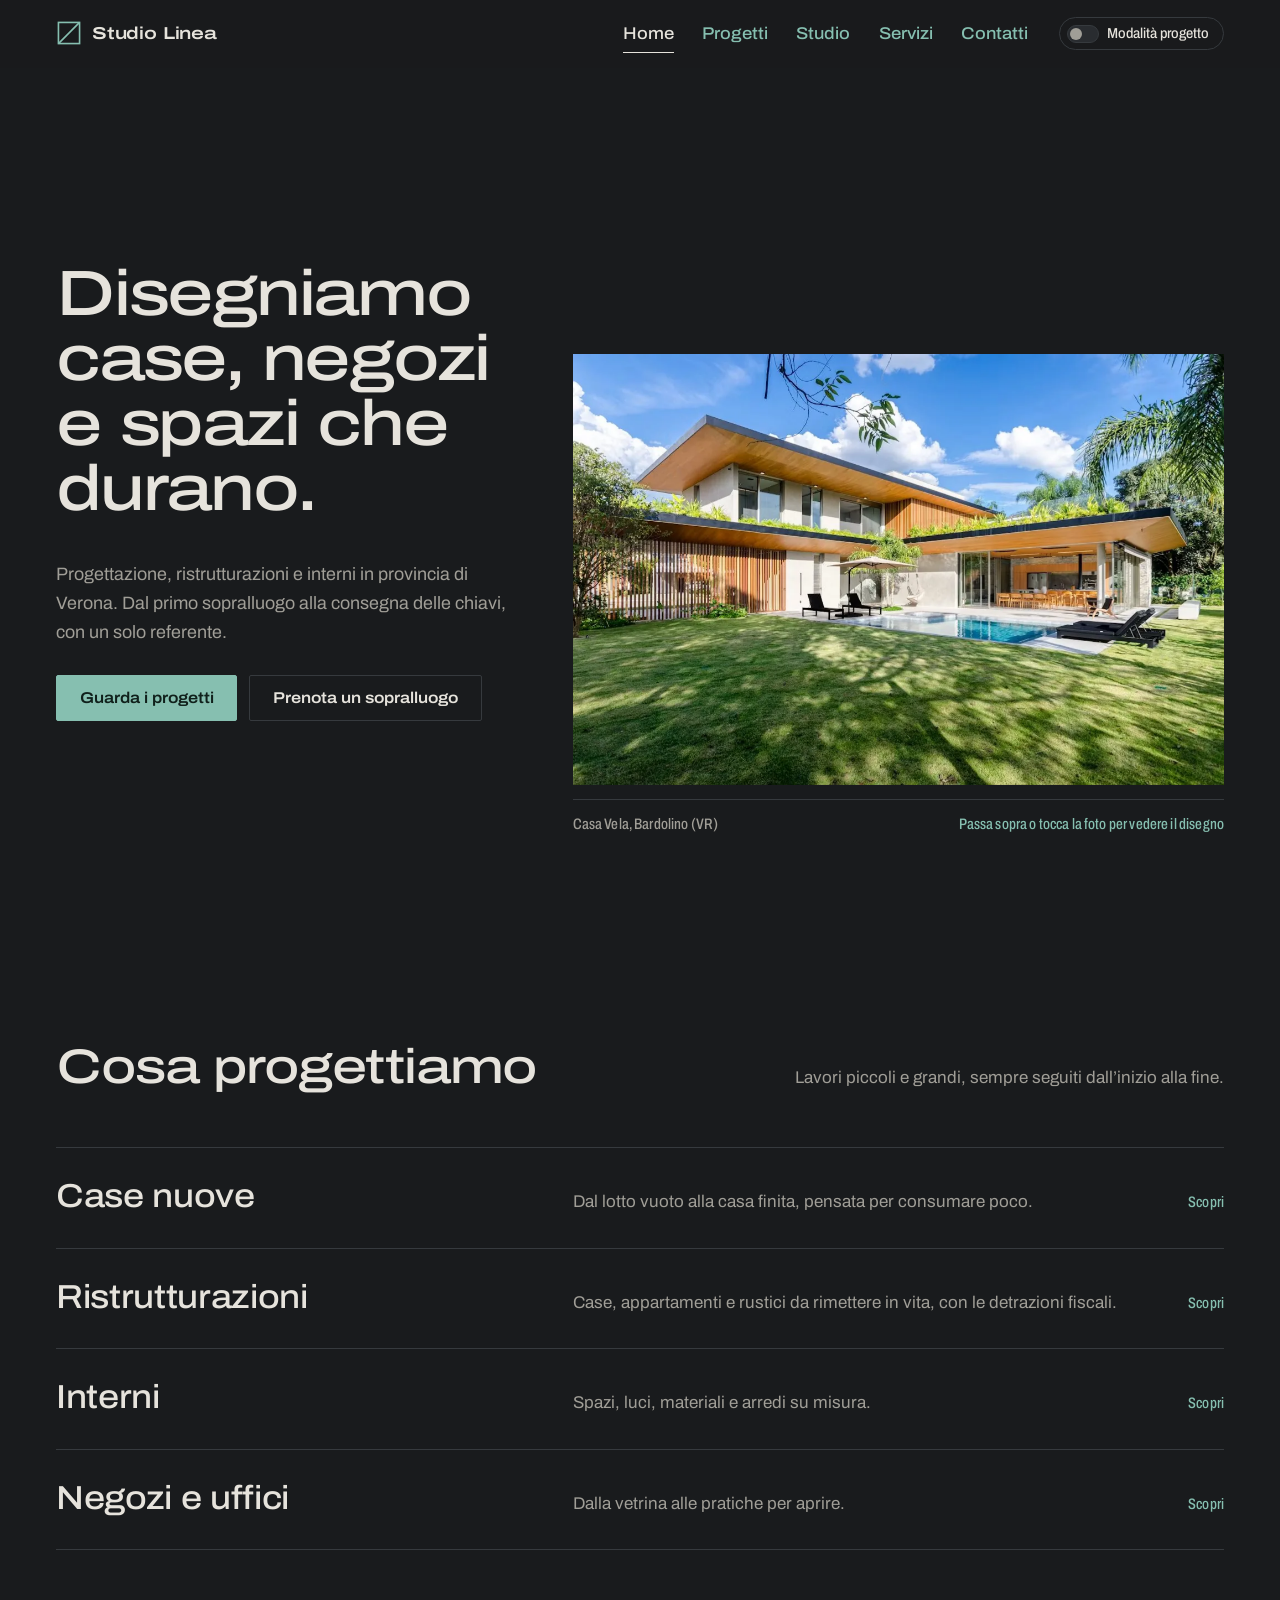
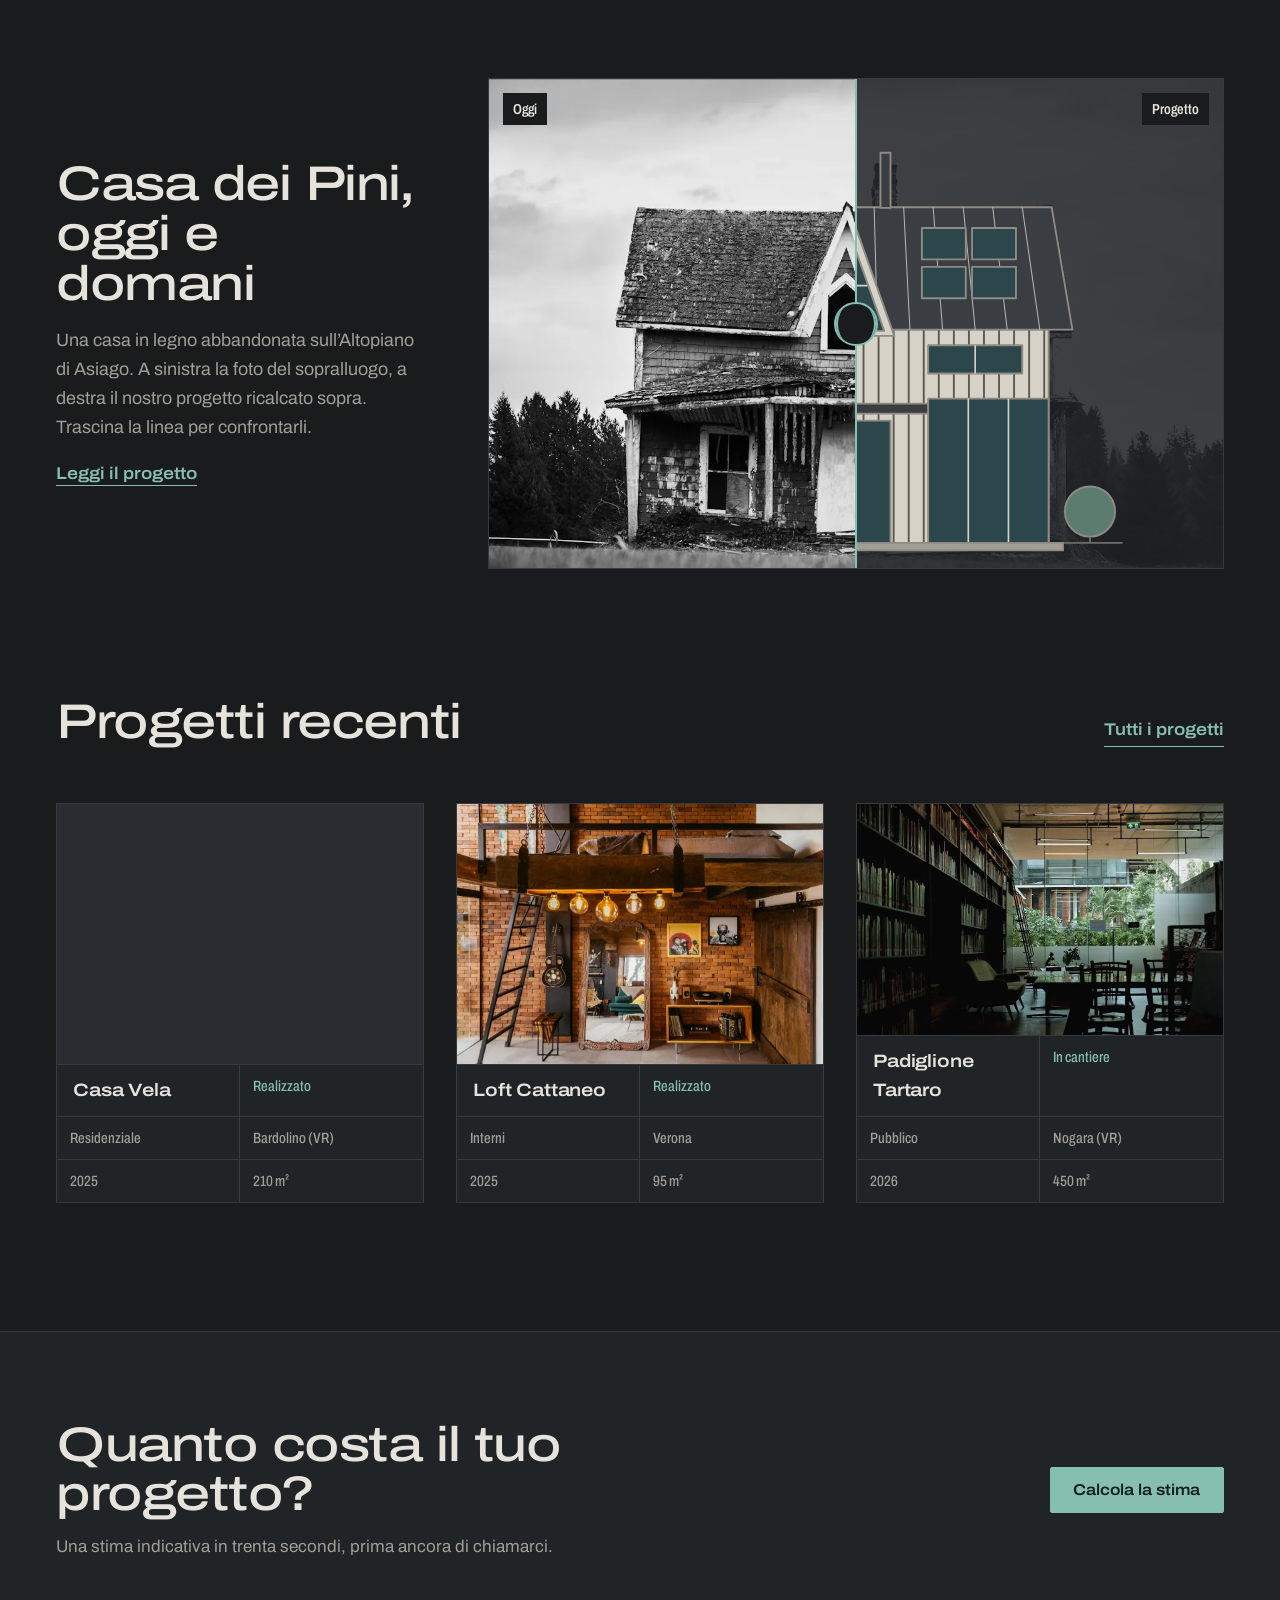
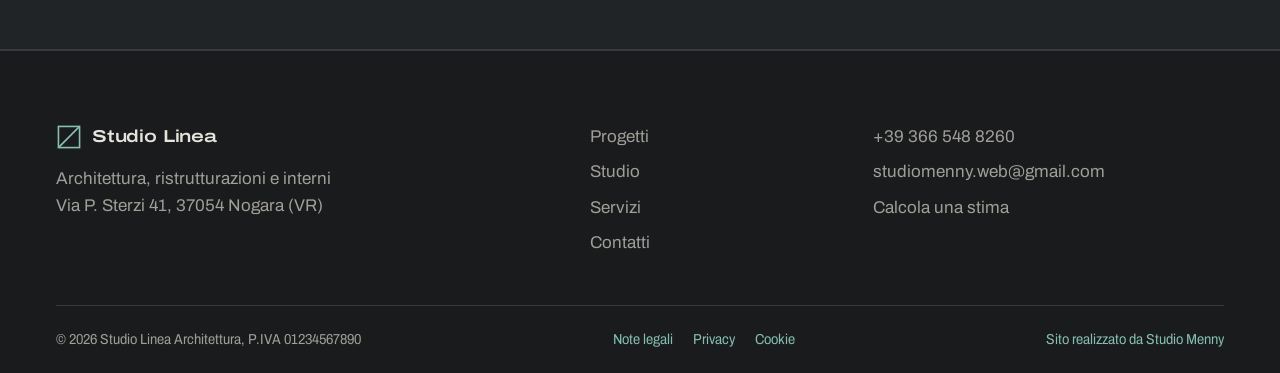
<file: index.html>
<!doctype html>
<html lang="it">
<head>
<meta charset="utf-8">
<meta name="viewport" content="width=device-width,initial-scale=1,viewport-fit=cover">
<title>Studio Linea | Architettura a Nogara (VR)</title>
<meta name="description" content="Studio di architettura a Nogara: case nuove, ristrutturazioni, interni, negozi e uffici nella bassa veronese.">
<meta name="theme-color" content="#191B1D">
<meta property="og:type" content="website">
<meta property="og:site_name" content="Studio Linea Architettura">
<meta property="og:locale" content="it_IT">
<meta property="og:title" content="Studio Linea | Architettura a Nogara (VR)">
<meta property="og:description" content="Studio di architettura a Nogara: case nuove, ristrutturazioni, interni, negozi e uffici nella bassa veronese.">
<meta property="og:image" content="https://menny28.github.io/Studio-Linea/img/anteprima.jpg">
<meta property="og:image:width" content="1200">
<meta property="og:image:height" content="630">
<meta property="og:url" content="https://menny28.github.io/Studio-Linea/">
<meta name="twitter:card" content="summary_large_image">
<link rel="canonical" href="https://menny28.github.io/Studio-Linea/">
<script type="application/ld+json">
{{"@context":"https://schema.org","@type":"ProfessionalService","name":"Studio Linea Architettura",
"description":"Studio di architettura: case nuove, ristrutturazioni, interni, negozi e uffici in provincia di Verona.",
"url":"https://menny28.github.io/Studio-Linea/","image":"https://menny28.github.io/Studio-Linea/img/anteprima.jpg",
"telephone":"+39 366 548 8260","email":"studiomenny.web@gmail.com",
"address":{{"@type":"PostalAddress","streetAddress":"Via P. Sterzi 41","postalCode":"37054","addressLocality":"Nogara","addressRegion":"VR","addressCountry":"IT"}},
"openingHoursSpecification":[{{"@type":"OpeningHoursSpecification","dayOfWeek":["Monday","Tuesday","Wednesday","Thursday","Friday"],"opens":"09:00","closes":"13:00"}},
{{"@type":"OpeningHoursSpecification","dayOfWeek":["Monday","Tuesday","Wednesday","Thursday","Friday"],"opens":"14:30","closes":"18:30"}}],
"areaServed":"Provincia di Verona"}}
</script>
<link rel="icon" href="data:image/svg+xml,%3Csvg xmlns='http://www.w3.org/2000/svg' viewBox='0 0 32 32'%3E%3Crect x='3' y='3' width='26' height='26' fill='%23191B1D' stroke='%2386BFB0' stroke-width='2.5'/%3E%3Cpath d='M3 29L29 3' stroke='%2386BFB0' stroke-width='2.5'/%3E%3C/svg%3E">
<link rel="preload" href="fonts/archivo-latin-wdth-normal.woff2" as="font" type="font/woff2" crossorigin>
<link rel="stylesheet" href="css/style.css">
<script>document.documentElement.classList.add('js');try{if(localStorage.getItem('linea-bp')==='1')document.documentElement.classList.add('bp')}catch(e){}</script>
<script src="js/main.js" defer></script>
</head>
<body>

<header class="top"><div class="wrap">
  <a class="logo" href="index.html" aria-label="Studio Linea, torna alla home"><svg viewBox="0 0 32 32" aria-hidden="true"><rect x="3" y="3" width="26" height="26"/><path d="M3 29L29 3"/></svg><span>Studio Linea</span></a>
  <nav class="nav" id="nav" aria-label="Menu principale">
    <a href="index.html">Home</a><a href="progetti.html">Progetti</a><a href="studio.html">Studio</a><a href="servizi.html">Servizi</a><a href="contatti.html">Contatti</a>
  </nav>
  <button class="bpt" type="button" aria-pressed="false" aria-label="Modalità progetto"><span class="sw" aria-hidden="true"></span><span class="bpt-l">Modalità progetto</span></button>
  <button class="burger" type="button" aria-expanded="false" aria-controls="nav" aria-label="Apri il menu"><span></span><span></span></button>
</div></header>

<main>

<section class="hero wrap">
  <div class="hero-g">
    <h1 class="rv">Disegniamo case, negozi e spazi che durano.</h1>
    <div class="hero-l">
      <p class="lead">Progettazione, ristrutturazioni e interni in provincia di Verona. Dal primo sopralluogo alla consegna delle chiavi, con un solo referente.</p>
      <div class="btns"><a class="btn" href="progetti.html">Guarda i progetti</a><a class="btn ghost" href="contatti.html">Prenota un sopralluogo</a></div>
    </div>
    <figure class="hero-fig">
      <div class="hero-media" role="button" tabindex="0" aria-label="Casa Vela: mostra o nascondi il disegno del progetto">
        <img class="hero-img" src="img/vela-1.webp" srcset="img/vela-1-800.webp 800w, img/vela-1.webp 1400w" sizes="(min-width: 820px) 60vw, 100vw" alt="Casa Vela, villa con coperture a sbalzo e piscina sul lago di Garda" fetchpriority="high">
        <div class="hero-dw dw rvd" data-draw="velaF"></div>
      </div>
      <figcaption class="cap"><span>Casa Vela, Bardolino (VR)</span><span class="no-bp">Passa sopra o tocca la foto per vedere il disegno</span><span class="only-bp">Quote in metri, scala 1:200</span></figcaption>
    </figure>
  </div>
</section>

<section class="sec"><div class="wrap">
  <div class="sec-t"><h2 class="rv">Cosa progettiamo</h2><p>Lavori piccoli e grandi, sempre seguiti dall’inizio alla fine.</p></div>
  <ul class="idx">
    <li><a href="servizi.html#nuove"><h3>Case nuove</h3><p>Dal lotto vuoto alla casa finita, pensata per consumare poco.</p><span class="cap">Scopri</span></a></li>
    <li><a href="servizi.html#ristrutturazioni"><h3>Ristrutturazioni</h3><p>Case, appartamenti e rustici da rimettere in vita, con le detrazioni fiscali.</p><span class="cap">Scopri</span></a></li>
    <li><a href="servizi.html#interni"><h3>Interni</h3><p>Spazi, luci, materiali e arredi su misura.</p><span class="cap">Scopri</span></a></li>
    <li><a href="servizi.html#commerciale"><h3>Negozi e uffici</h3><p>Dalla vetrina alle pratiche per aprire.</p><span class="cap">Scopri</span></a></li>
  </ul>
</div></section>

<section class="sec" style="padding-top:0"><div class="wrap cmp-g">
  <div>
    <h2 class="rv">Casa dei Pini, oggi e domani</h2>
    <p class="lead" style="margin-top:18px">Una casa in legno abbandonata sull’Altopiano di Asiago. A sinistra la foto del sopralluogo, a destra il nostro progetto ricalcato sopra. Trascina la linea per confrontarli.</p>
    <a class="lnk" href="progetti.html#pini">Leggi il progetto</a>
  </div>
  <div data-compare></div>
</div></section>

<section class="sec" style="padding-top:0"><div class="wrap">
  <div class="sec-t"><h2 class="rv">Progetti recenti</h2><a class="lnk" href="progetti.html">Tutti i progetti</a></div>
  <div class="grid" id="featured"></div>
</div></section>

<section class="cta"><div class="wrap">
  <div><h2 class="rv">Quanto costa il tuo progetto?</h2><p>Una stima indicativa in trenta secondi, prima ancora di chiamarci.</p></div>
  <a class="btn" href="servizi.html#stima">Calcola la stima</a>
</div></section>

</main>

<footer class="foot">
  <div class="wrap foot-g">
    <div>
      <a class="logo" href="index.html"><svg viewBox="0 0 32 32" aria-hidden="true"><rect x="3" y="3" width="26" height="26"/><path d="M3 29L29 3"/></svg><span>Studio Linea</span></a>
      <p>Architettura, ristrutturazioni e interni<br>Via P. Sterzi 41, 37054 Nogara (VR)</p>
    </div>
    <nav aria-label="Pagine del sito"><a href="progetti.html">Progetti</a><a href="studio.html">Studio</a><a href="servizi.html">Servizi</a><a href="contatti.html">Contatti</a></nav>
    <div class="fc"><a href="tel:+393665488260">+39 366 548 8260</a><a href="mailto:studiomenny.web@gmail.com">studiomenny.web@gmail.com</a><a href="servizi.html#stima">Calcola una stima</a></div>
  </div>
  <div class="wrap foot-b">
    <span>© <span data-y>2026</span> Studio Linea Architettura, P.IVA 01234567890</span>
    <nav class="foot-l" aria-label="Informazioni legali"><a href="note-legali.html">Note legali</a><a href="note-legali.html#privacy">Privacy</a><a href="note-legali.html#cookie">Cookie</a></nav>
    <a href="https://www.studiomenny.it/" target="_blank" rel="noopener">Sito realizzato da Studio Menny</a>
  </div>
</footer>

<div class="xh" aria-hidden="true"><i class="xh-x"></i><i class="xh-y"></i><b class="xh-l"></b></div>
</body>
</html>
</file>
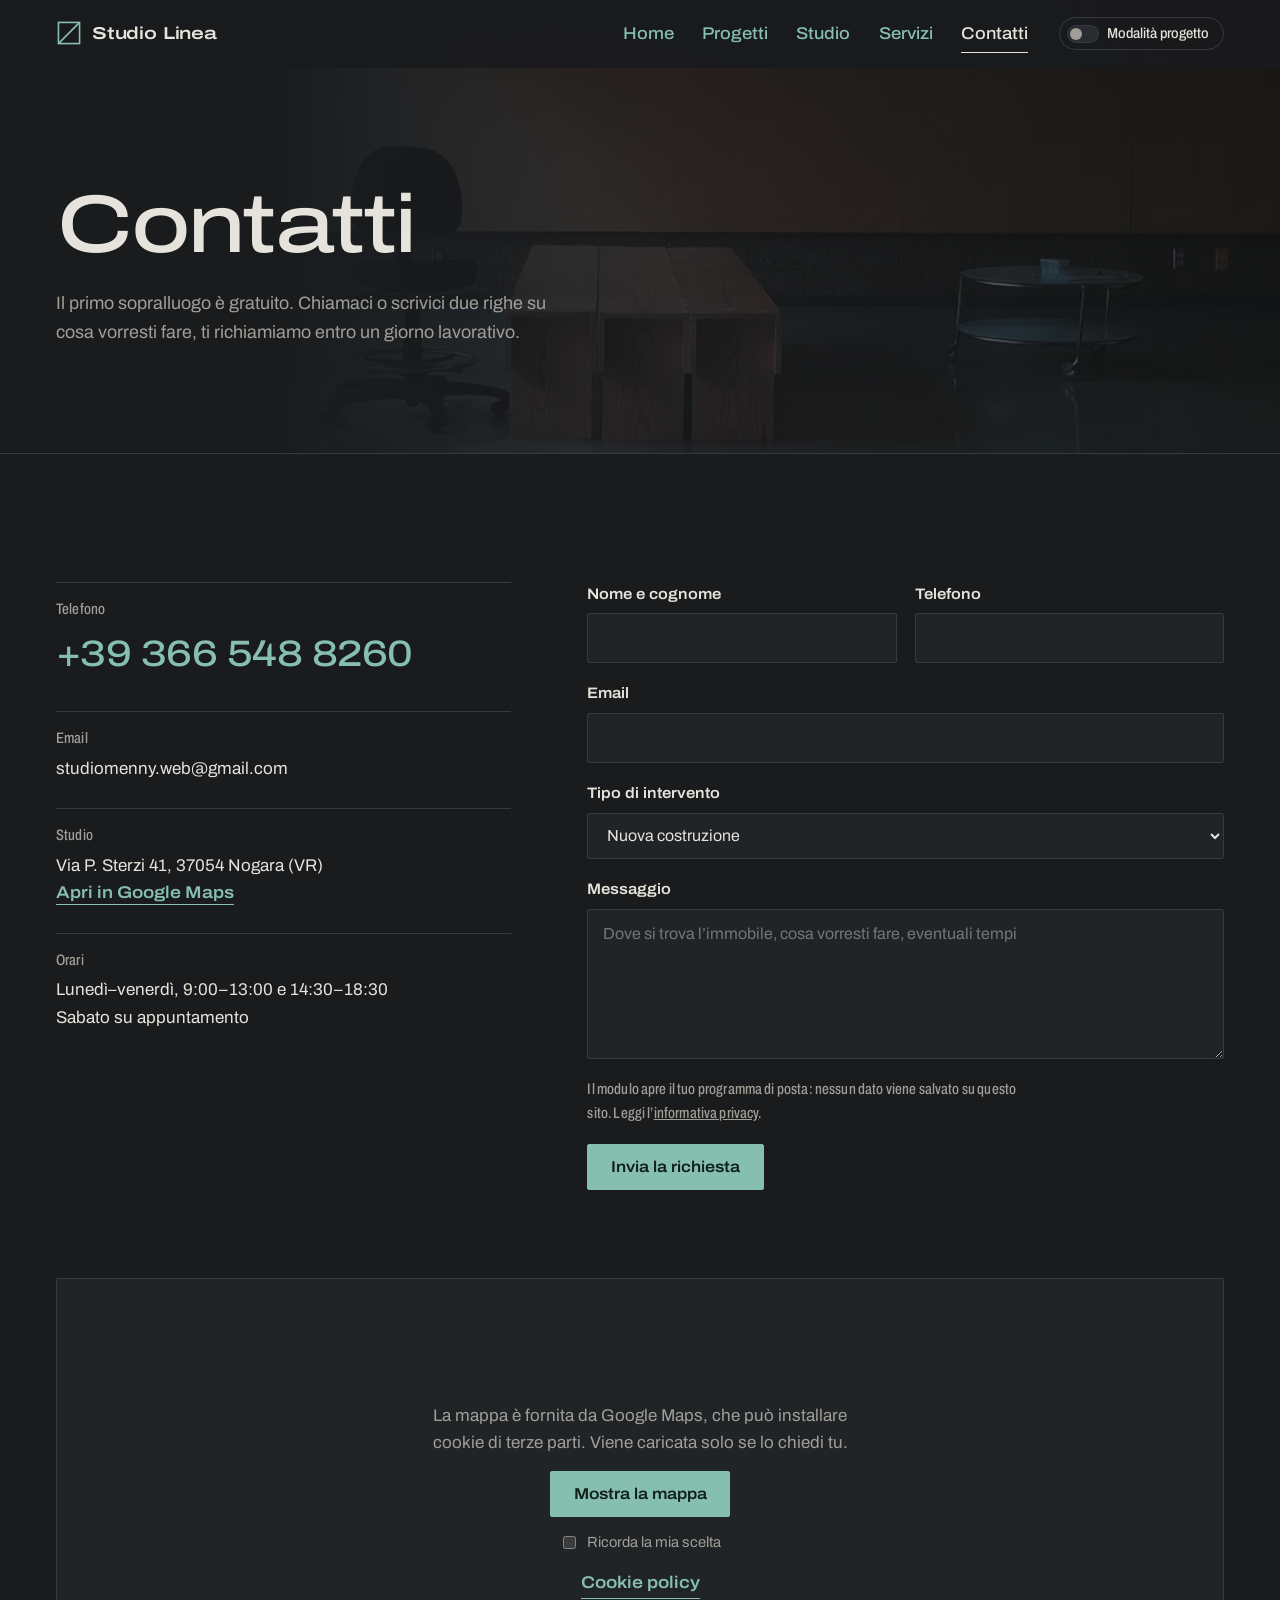
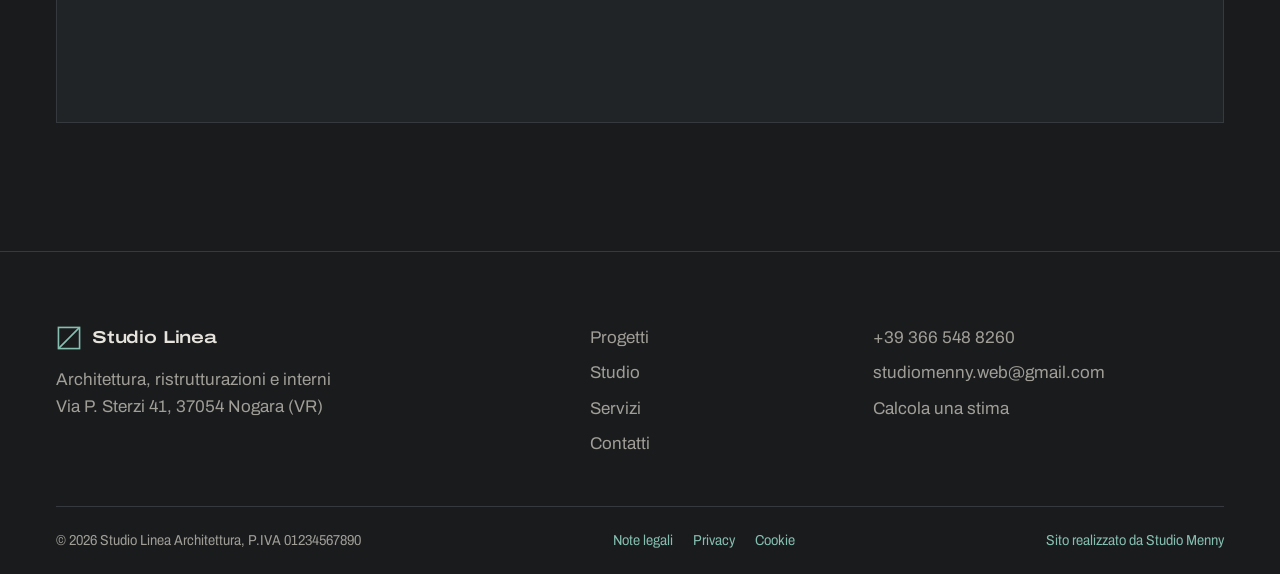
<file: contatti.html>
<!doctype html>
<html lang="it">
<head>
<meta charset="utf-8">
<meta name="viewport" content="width=device-width,initial-scale=1,viewport-fit=cover">
<title>Contatti | Studio Linea Architettura</title>
<meta name="description" content="Prenota un sopralluogo gratuito con Studio Linea: telefono, email, orari e indirizzo dello studio a Nogara (VR).">
<meta name="theme-color" content="#191B1D">
<meta property="og:type" content="website">
<meta property="og:site_name" content="Studio Linea Architettura">
<meta property="og:locale" content="it_IT">
<meta property="og:title" content="Contatti | Studio Linea Architettura">
<meta property="og:description" content="Prenota un sopralluogo gratuito con Studio Linea: telefono, email, orari e indirizzo dello studio a Nogara (VR).">
<meta property="og:image" content="https://menny28.github.io/Studio-Linea/img/anteprima.jpg">
<meta property="og:image:width" content="1200">
<meta property="og:image:height" content="630">
<meta property="og:url" content="https://menny28.github.io/Studio-Linea/contatti.html">
<meta name="twitter:card" content="summary_large_image">
<link rel="canonical" href="https://menny28.github.io/Studio-Linea/contatti.html">
<link rel="icon" href="data:image/svg+xml,%3Csvg xmlns='http://www.w3.org/2000/svg' viewBox='0 0 32 32'%3E%3Crect x='3' y='3' width='26' height='26' fill='%23191B1D' stroke='%2386BFB0' stroke-width='2.5'/%3E%3Cpath d='M3 29L29 3' stroke='%2386BFB0' stroke-width='2.5'/%3E%3C/svg%3E">
<link rel="preload" href="fonts/archivo-latin-wdth-normal.woff2" as="font" type="font/woff2" crossorigin>
<link rel="stylesheet" href="css/style.css">
<script>document.documentElement.classList.add('js');try{if(localStorage.getItem('linea-bp')==='1')document.documentElement.classList.add('bp')}catch(e){}</script>
<script src="js/main.js" defer></script>
</head>
<body>

<header class="top"><div class="wrap">
  <a class="logo" href="index.html" aria-label="Studio Linea, torna alla home"><svg viewBox="0 0 32 32" aria-hidden="true"><rect x="3" y="3" width="26" height="26"/><path d="M3 29L29 3"/></svg><span>Studio Linea</span></a>
  <nav class="nav" id="nav" aria-label="Menu principale">
    <a href="index.html">Home</a><a href="progetti.html">Progetti</a><a href="studio.html">Studio</a><a href="servizi.html">Servizi</a><a href="contatti.html">Contatti</a>
  </nav>
  <button class="bpt" type="button" aria-pressed="false" aria-label="Modalità progetto"><span class="sw" aria-hidden="true"></span><span class="bpt-l">Modalità progetto</span></button>
  <button class="burger" type="button" aria-expanded="false" aria-controls="nav" aria-label="Apri il menu"><span></span><span></span></button>
</div></header>

<main>

<section class="head foto">
  <div class="head-foto" style="background-image:url(img/head-contatti.webp)"></div>
  <div class="wrap">
    <h1 class="rv">Contatti</h1>
    <p class="lead">Il primo sopralluogo è gratuito. Chiamaci o scrivici due righe su cosa vorresti fare, ti richiamiamo entro un giorno lavorativo.</p>
  </div>
</section>

<section class="sec"><div class="wrap">
  <div class="ct">
    <div class="ct-i">
      <div><span class="cap">Telefono</span><a class="ct-tel" href="tel:+393665488260">+39 366 548 8260</a></div>
      <div><span class="cap">Email</span><a href="mailto:studiomenny.web@gmail.com">studiomenny.web@gmail.com</a></div>
      <div><span class="cap">Studio</span><p>Via P. Sterzi 41, 37054 Nogara (VR)</p><a class="lnk" href="https://www.google.com/maps/search/?api=1&amp;query=Via+Palmino+Sterzi+41+Nogara+VR" target="_blank" rel="noopener">Apri in Google Maps</a></div>
      <div><span class="cap">Orari</span><p>Lunedì–venerdì, 9:00–13:00 e 14:30–18:30<br>Sabato su appuntamento</p></div>
    </div>
    <form class="frm" id="cf">
      <label>Nome e cognome<input name="nome" autocomplete="name" required></label>
      <label>Telefono<input name="tel" type="tel" autocomplete="tel"></label>
      <label class="full">Email<input name="email" type="email" autocomplete="email" required></label>
      <label class="full">Tipo di intervento
        <select name="tipo">
          <option value="nuova">Nuova costruzione</option>
          <option value="completa">Ristrutturazione completa</option>
          <option value="leggera">Ristrutturazione leggera</option>
          <option value="interni">Interior design</option>
          <option value="altro">Altro, pratiche o consulenza</option>
        </select>
      </label>
      <label class="full">Messaggio<textarea name="msg" required placeholder="Dove si trova l’immobile, cosa vorresti fare, eventuali tempi"></textarea></label>
      <p class="full cap" style="margin:0">Il modulo apre il tuo programma di posta: nessun dato viene salvato su questo sito. Leggi l’<a href="note-legali.html#privacy">informativa privacy</a>.</p>
      <div class="full"><button class="btn" type="submit">Invia la richiesta</button></div>
      <p class="ok" hidden>Si apre il tuo programma di posta con il messaggio già scritto: premi Invia per mandarcelo.</p>
    </form>
  </div>
  <div class="map">
    <div class="map-gate">
      <p>La mappa è fornita da Google Maps, che può installare cookie di terze parti. Viene caricata solo se lo chiedi tu.</p>
      <button class="btn map-ok" type="button">Mostra la mappa</button>
      <label><input type="checkbox" id="map-rem"> Ricorda la mia scelta</label>
      <a class="lnk" href="note-legali.html#cookie">Cookie policy</a>
    </div>
  </div>
</div></section>

</main>

<footer class="foot">
  <div class="wrap foot-g">
    <div>
      <a class="logo" href="index.html"><svg viewBox="0 0 32 32" aria-hidden="true"><rect x="3" y="3" width="26" height="26"/><path d="M3 29L29 3"/></svg><span>Studio Linea</span></a>
      <p>Architettura, ristrutturazioni e interni<br>Via P. Sterzi 41, 37054 Nogara (VR)</p>
    </div>
    <nav aria-label="Pagine del sito"><a href="progetti.html">Progetti</a><a href="studio.html">Studio</a><a href="servizi.html">Servizi</a><a href="contatti.html">Contatti</a></nav>
    <div class="fc"><a href="tel:+393665488260">+39 366 548 8260</a><a href="mailto:studiomenny.web@gmail.com">studiomenny.web@gmail.com</a><a href="servizi.html#stima">Calcola una stima</a></div>
  </div>
  <div class="wrap foot-b">
    <span>© <span data-y>2026</span> Studio Linea Architettura, P.IVA 01234567890</span>
    <nav class="foot-l" aria-label="Informazioni legali"><a href="note-legali.html">Note legali</a><a href="note-legali.html#privacy">Privacy</a><a href="note-legali.html#cookie">Cookie</a></nav>
    <a href="https://www.studiomenny.it/" target="_blank" rel="noopener">Sito realizzato da Studio Menny</a>
  </div>
</footer>

<div class="xh" aria-hidden="true"><i class="xh-x"></i><i class="xh-y"></i><b class="xh-l"></b></div>
</body>
</html>
</file>
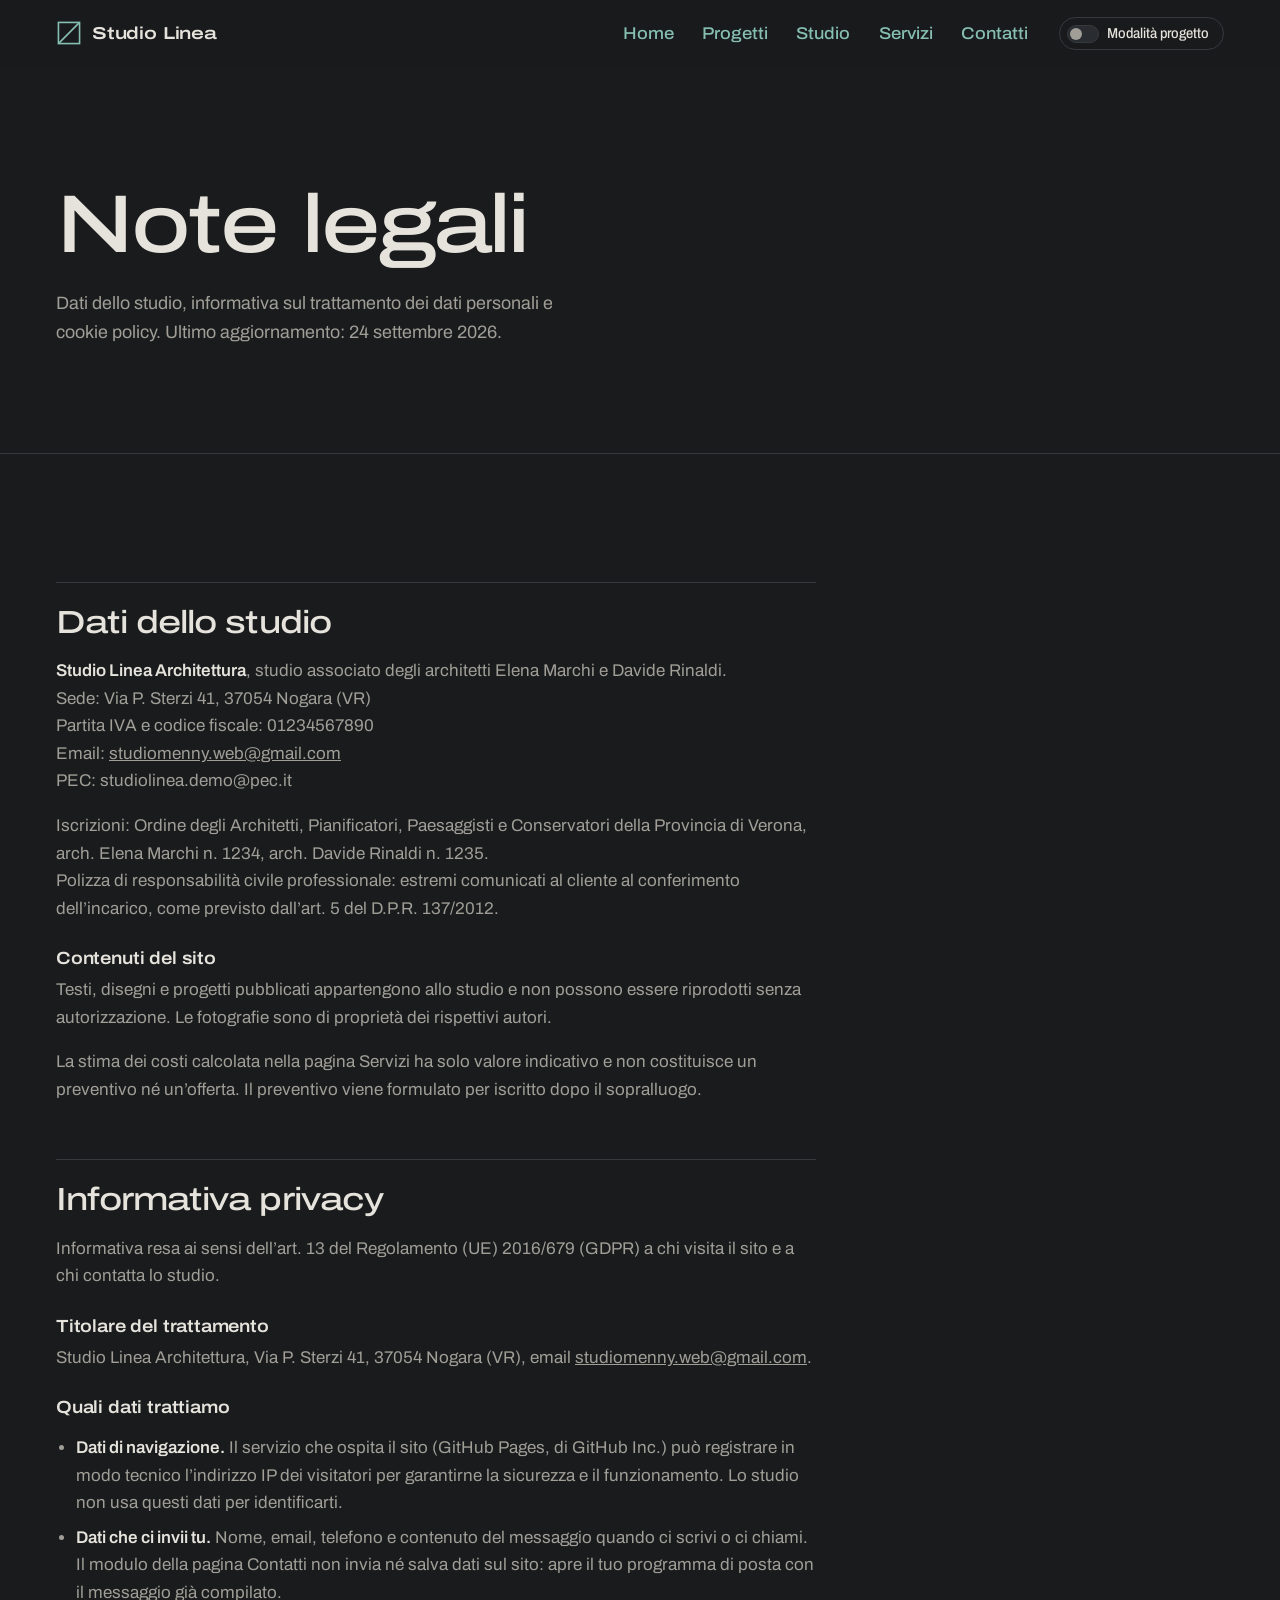
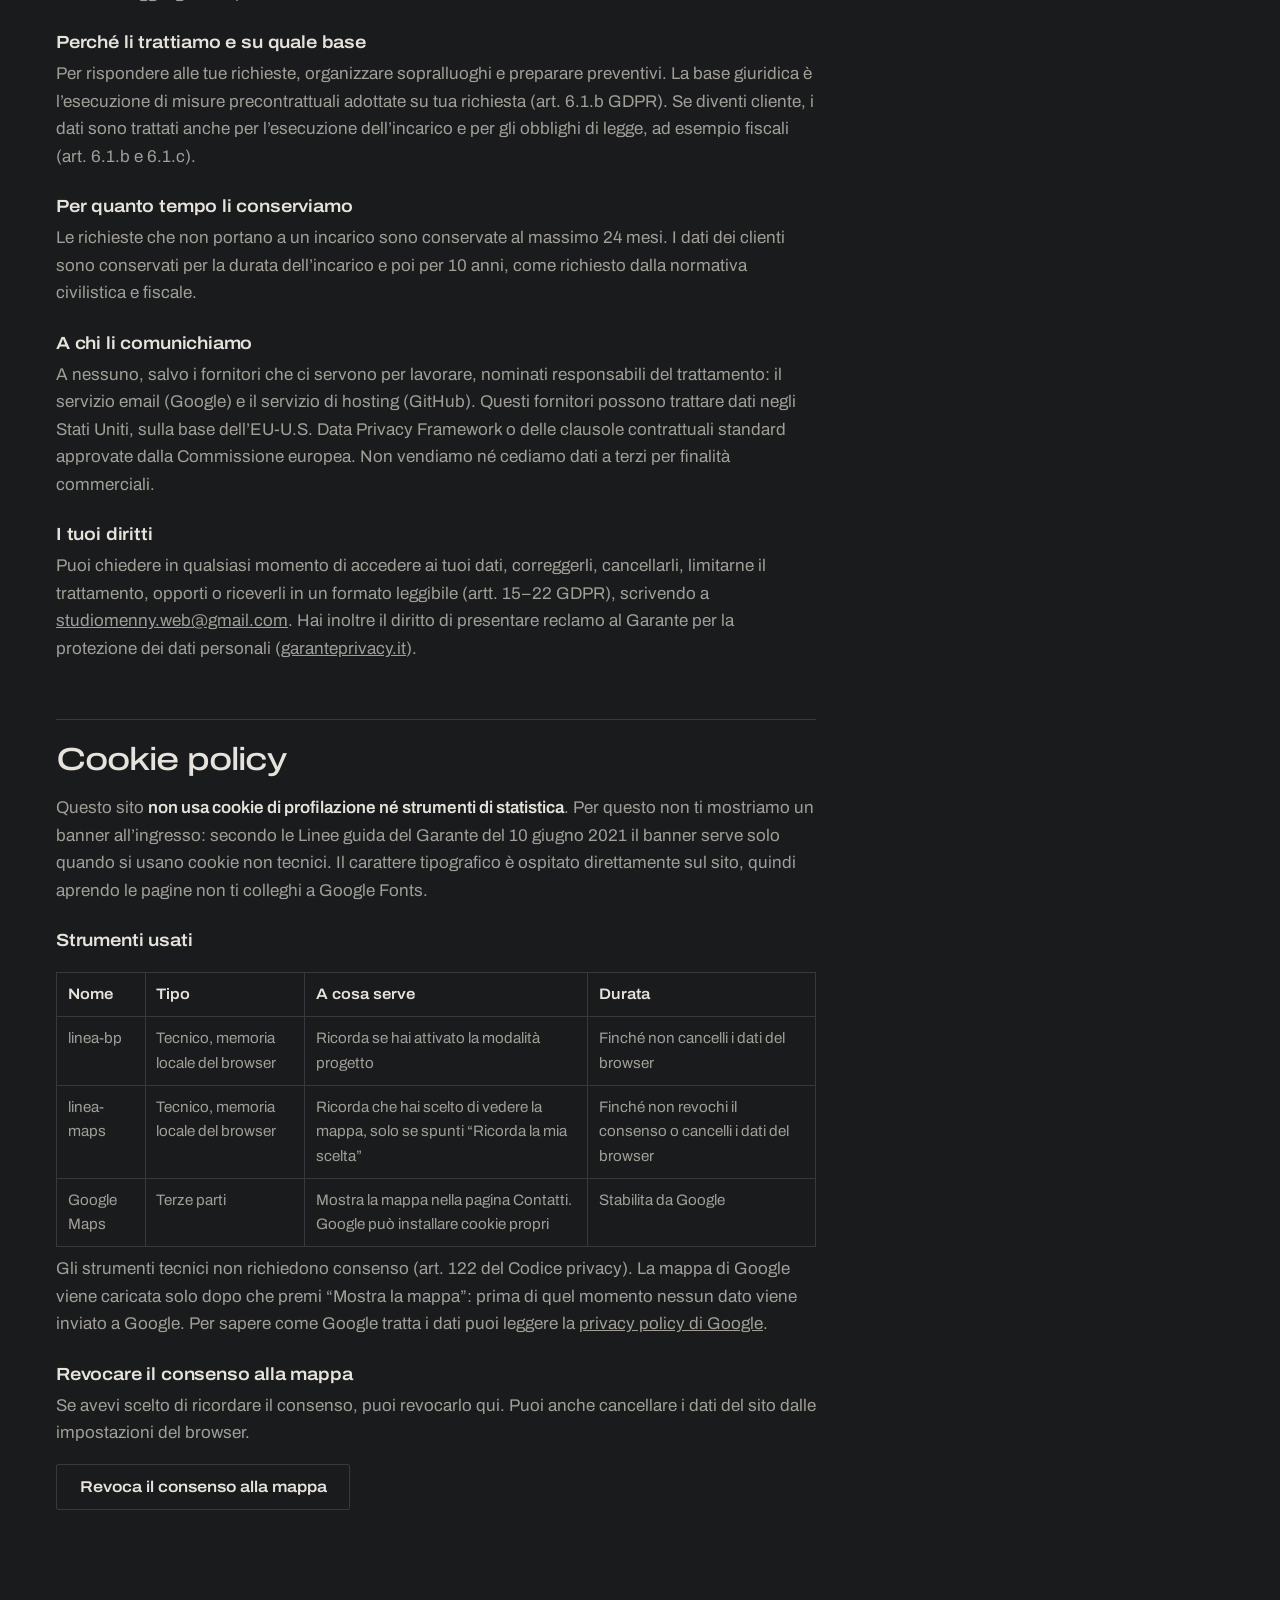
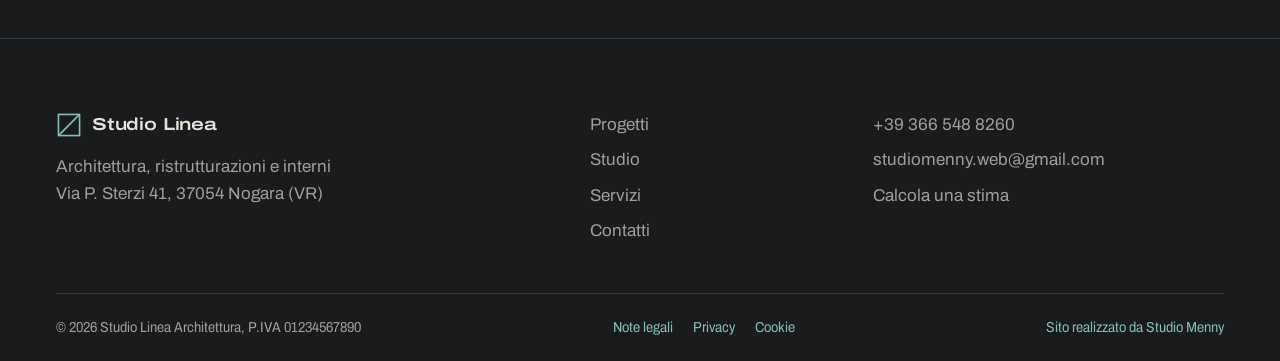
<file: note-legali.html>
<!doctype html>
<html lang="it">
<head>
<meta charset="utf-8">
<meta name="viewport" content="width=device-width,initial-scale=1,viewport-fit=cover">
<title>Note legali, privacy e cookie | Studio Linea Architettura</title>
<meta name="description" content="Dati dello studio, informativa privacy e cookie policy del sito di Studio Linea Architettura.">
<meta name="theme-color" content="#191B1D">
<meta property="og:type" content="website">
<meta property="og:site_name" content="Studio Linea Architettura">
<meta property="og:locale" content="it_IT">
<meta property="og:title" content="Note legali, privacy e cookie | Studio Linea Architettura">
<meta property="og:description" content="Dati dello studio, informativa privacy e cookie policy del sito di Studio Linea Architettura.">
<meta property="og:image" content="https://menny28.github.io/Studio-Linea/img/anteprima.jpg">
<meta property="og:image:width" content="1200">
<meta property="og:image:height" content="630">
<meta property="og:url" content="https://menny28.github.io/Studio-Linea/note-legali.html">
<meta name="twitter:card" content="summary_large_image">
<link rel="canonical" href="https://menny28.github.io/Studio-Linea/note-legali.html">
<link rel="icon" href="data:image/svg+xml,%3Csvg xmlns='http://www.w3.org/2000/svg' viewBox='0 0 32 32'%3E%3Crect x='3' y='3' width='26' height='26' fill='%23191B1D' stroke='%2386BFB0' stroke-width='2.5'/%3E%3Cpath d='M3 29L29 3' stroke='%2386BFB0' stroke-width='2.5'/%3E%3C/svg%3E">
<link rel="preload" href="fonts/archivo-latin-wdth-normal.woff2" as="font" type="font/woff2" crossorigin>
<link rel="stylesheet" href="css/style.css">
<script>document.documentElement.classList.add('js');try{if(localStorage.getItem('linea-bp')==='1')document.documentElement.classList.add('bp')}catch(e){}</script>
<script src="js/main.js" defer></script>
</head>
<body>

<header class="top"><div class="wrap">
  <a class="logo" href="index.html" aria-label="Studio Linea, torna alla home"><svg viewBox="0 0 32 32" aria-hidden="true"><rect x="3" y="3" width="26" height="26"/><path d="M3 29L29 3"/></svg><span>Studio Linea</span></a>
  <nav class="nav" id="nav" aria-label="Menu principale">
    <a href="index.html">Home</a><a href="progetti.html">Progetti</a><a href="studio.html">Studio</a><a href="servizi.html">Servizi</a><a href="contatti.html">Contatti</a>
  </nav>
  <button class="bpt" type="button" aria-pressed="false" aria-label="Modalità progetto"><span class="sw" aria-hidden="true"></span><span class="bpt-l">Modalità progetto</span></button>
  <button class="burger" type="button" aria-expanded="false" aria-controls="nav" aria-label="Apri il menu"><span></span><span></span></button>
</div></header>

<main>

<section class="head">
  <div class="wrap">
    <h1 class="rv">Note legali</h1>
    <p class="lead">Dati dello studio, informativa sul trattamento dei dati personali e cookie policy. Ultimo aggiornamento: 24 settembre 2026.</p>
  </div>
</section>

<section class="sec"><div class="wrap legal">
  <!-- DATI DA SOSTITUIRE con quelli reali del cliente: P.IVA, PEC, iscrizioni all'Ordine, polizza -->
  <h2 id="note">Dati dello studio</h2>
  <p><b>Studio Linea Architettura</b>, studio associato degli architetti Elena Marchi e Davide Rinaldi.<br>
  Sede: Via P. Sterzi 41, 37054 Nogara (VR)<br>
  Partita IVA e codice fiscale: 01234567890<br>
  Email: <a href="mailto:studiomenny.web@gmail.com">studiomenny.web@gmail.com</a><br>
  PEC: studiolinea.demo@pec.it</p>
  <p>Iscrizioni: Ordine degli Architetti, Pianificatori, Paesaggisti e Conservatori della Provincia di Verona, arch. Elena Marchi n. 1234, arch. Davide Rinaldi n. 1235.<br>
  Polizza di responsabilità civile professionale: estremi comunicati al cliente al conferimento dell’incarico, come previsto dall’art. 5 del D.P.R. 137/2012.</p>

  <h3>Contenuti del sito</h3>
  <p>Testi, disegni e progetti pubblicati appartengono allo studio e non possono essere riprodotti senza autorizzazione. Le fotografie sono di proprietà dei rispettivi autori.</p>
  <p>La stima dei costi calcolata nella pagina Servizi ha solo valore indicativo e non costituisce un preventivo né un’offerta. Il preventivo viene formulato per iscritto dopo il sopralluogo.</p>

  <h2 id="privacy">Informativa privacy</h2>
  <p>Informativa resa ai sensi dell’art. 13 del Regolamento (UE) 2016/679 (GDPR) a chi visita il sito e a chi contatta lo studio.</p>

  <h3>Titolare del trattamento</h3>
  <p>Studio Linea Architettura, Via P. Sterzi 41, 37054 Nogara (VR), email <a href="mailto:studiomenny.web@gmail.com">studiomenny.web@gmail.com</a>.</p>

  <h3>Quali dati trattiamo</h3>
  <ul>
    <li><b>Dati di navigazione.</b> Il servizio che ospita il sito (GitHub Pages, di GitHub Inc.) può registrare in modo tecnico l’indirizzo IP dei visitatori per garantirne la sicurezza e il funzionamento. Lo studio non usa questi dati per identificarti.</li>
    <li><b>Dati che ci invii tu.</b> Nome, email, telefono e contenuto del messaggio quando ci scrivi o ci chiami. Il modulo della pagina Contatti non invia né salva dati sul sito: apre il tuo programma di posta con il messaggio già compilato.</li>
  </ul>

  <h3>Perché li trattiamo e su quale base</h3>
  <p>Per rispondere alle tue richieste, organizzare sopralluoghi e preparare preventivi. La base giuridica è l’esecuzione di misure precontrattuali adottate su tua richiesta (art. 6.1.b GDPR). Se diventi cliente, i dati sono trattati anche per l’esecuzione dell’incarico e per gli obblighi di legge, ad esempio fiscali (art. 6.1.b e 6.1.c).</p>

  <h3>Per quanto tempo li conserviamo</h3>
  <p>Le richieste che non portano a un incarico sono conservate al massimo 24 mesi. I dati dei clienti sono conservati per la durata dell’incarico e poi per 10 anni, come richiesto dalla normativa civilistica e fiscale.</p>

  <h3>A chi li comunichiamo</h3>
  <p>A nessuno, salvo i fornitori che ci servono per lavorare, nominati responsabili del trattamento: il servizio email (Google) e il servizio di hosting (GitHub). Questi fornitori possono trattare dati negli Stati Uniti, sulla base dell’EU-U.S. Data Privacy Framework o delle clausole contrattuali standard approvate dalla Commissione europea. Non vendiamo né cediamo dati a terzi per finalità commerciali.</p>

  <h3>I tuoi diritti</h3>
  <p>Puoi chiedere in qualsiasi momento di accedere ai tuoi dati, correggerli, cancellarli, limitarne il trattamento, opporti o riceverli in un formato leggibile (artt. 15–22 GDPR), scrivendo a <a href="mailto:studiomenny.web@gmail.com">studiomenny.web@gmail.com</a>. Hai inoltre il diritto di presentare reclamo al Garante per la protezione dei dati personali (<a href="https://www.garanteprivacy.it" target="_blank" rel="noopener">garanteprivacy.it</a>).</p>

  <h2 id="cookie">Cookie policy</h2>
  <p>Questo sito <b>non usa cookie di profilazione né strumenti di statistica</b>. Per questo non ti mostriamo un banner all’ingresso: secondo le Linee guida del Garante del 10 giugno 2021 il banner serve solo quando si usano cookie non tecnici. Il carattere tipografico è ospitato direttamente sul sito, quindi aprendo le pagine non ti colleghi a Google Fonts.</p>

  <h3>Strumenti usati</h3>
  <div class="tw"><table>
    <thead><tr><th>Nome</th><th>Tipo</th><th>A cosa serve</th><th>Durata</th></tr></thead>
    <tbody>
      <tr><td>linea-bp</td><td>Tecnico, memoria locale del browser</td><td>Ricorda se hai attivato la modalità progetto</td><td>Finché non cancelli i dati del browser</td></tr>
      <tr><td>linea-maps</td><td>Tecnico, memoria locale del browser</td><td>Ricorda che hai scelto di vedere la mappa, solo se spunti “Ricorda la mia scelta”</td><td>Finché non revochi il consenso o cancelli i dati del browser</td></tr>
      <tr><td>Google Maps</td><td>Terze parti</td><td>Mostra la mappa nella pagina Contatti. Google può installare cookie propri</td><td>Stabilita da Google</td></tr>
    </tbody>
  </table></div>
  <p>Gli strumenti tecnici non richiedono consenso (art. 122 del Codice privacy). La mappa di Google viene caricata solo dopo che premi “Mostra la mappa”: prima di quel momento nessun dato viene inviato a Google. Per sapere come Google tratta i dati puoi leggere la <a href="https://policies.google.com/privacy?hl=it" target="_blank" rel="noopener">privacy policy di Google</a>.</p>

  <h3>Revocare il consenso alla mappa</h3>
  <p>Se avevi scelto di ricordare il consenso, puoi revocarlo qui. Puoi anche cancellare i dati del sito dalle impostazioni del browser.</p>
  <button class="btn ghost" type="button" id="rev-maps">Revoca il consenso alla mappa</button>
</div></section>

</main>

<footer class="foot">
  <div class="wrap foot-g">
    <div>
      <a class="logo" href="index.html"><svg viewBox="0 0 32 32" aria-hidden="true"><rect x="3" y="3" width="26" height="26"/><path d="M3 29L29 3"/></svg><span>Studio Linea</span></a>
      <p>Architettura, ristrutturazioni e interni<br>Via P. Sterzi 41, 37054 Nogara (VR)</p>
    </div>
    <nav aria-label="Pagine del sito"><a href="progetti.html">Progetti</a><a href="studio.html">Studio</a><a href="servizi.html">Servizi</a><a href="contatti.html">Contatti</a></nav>
    <div class="fc"><a href="tel:+393665488260">+39 366 548 8260</a><a href="mailto:studiomenny.web@gmail.com">studiomenny.web@gmail.com</a><a href="servizi.html#stima">Calcola una stima</a></div>
  </div>
  <div class="wrap foot-b">
    <span>© <span data-y>2026</span> Studio Linea Architettura, P.IVA 01234567890</span>
    <nav class="foot-l" aria-label="Informazioni legali"><a href="note-legali.html">Note legali</a><a href="note-legali.html#privacy">Privacy</a><a href="note-legali.html#cookie">Cookie</a></nav>
    <a href="https://www.studiomenny.it/" target="_blank" rel="noopener">Sito realizzato da Studio Menny</a>
  </div>
</footer>

<div class="xh" aria-hidden="true"><i class="xh-x"></i><i class="xh-y"></i><b class="xh-l"></b></div>
</body>
</html>
</file>
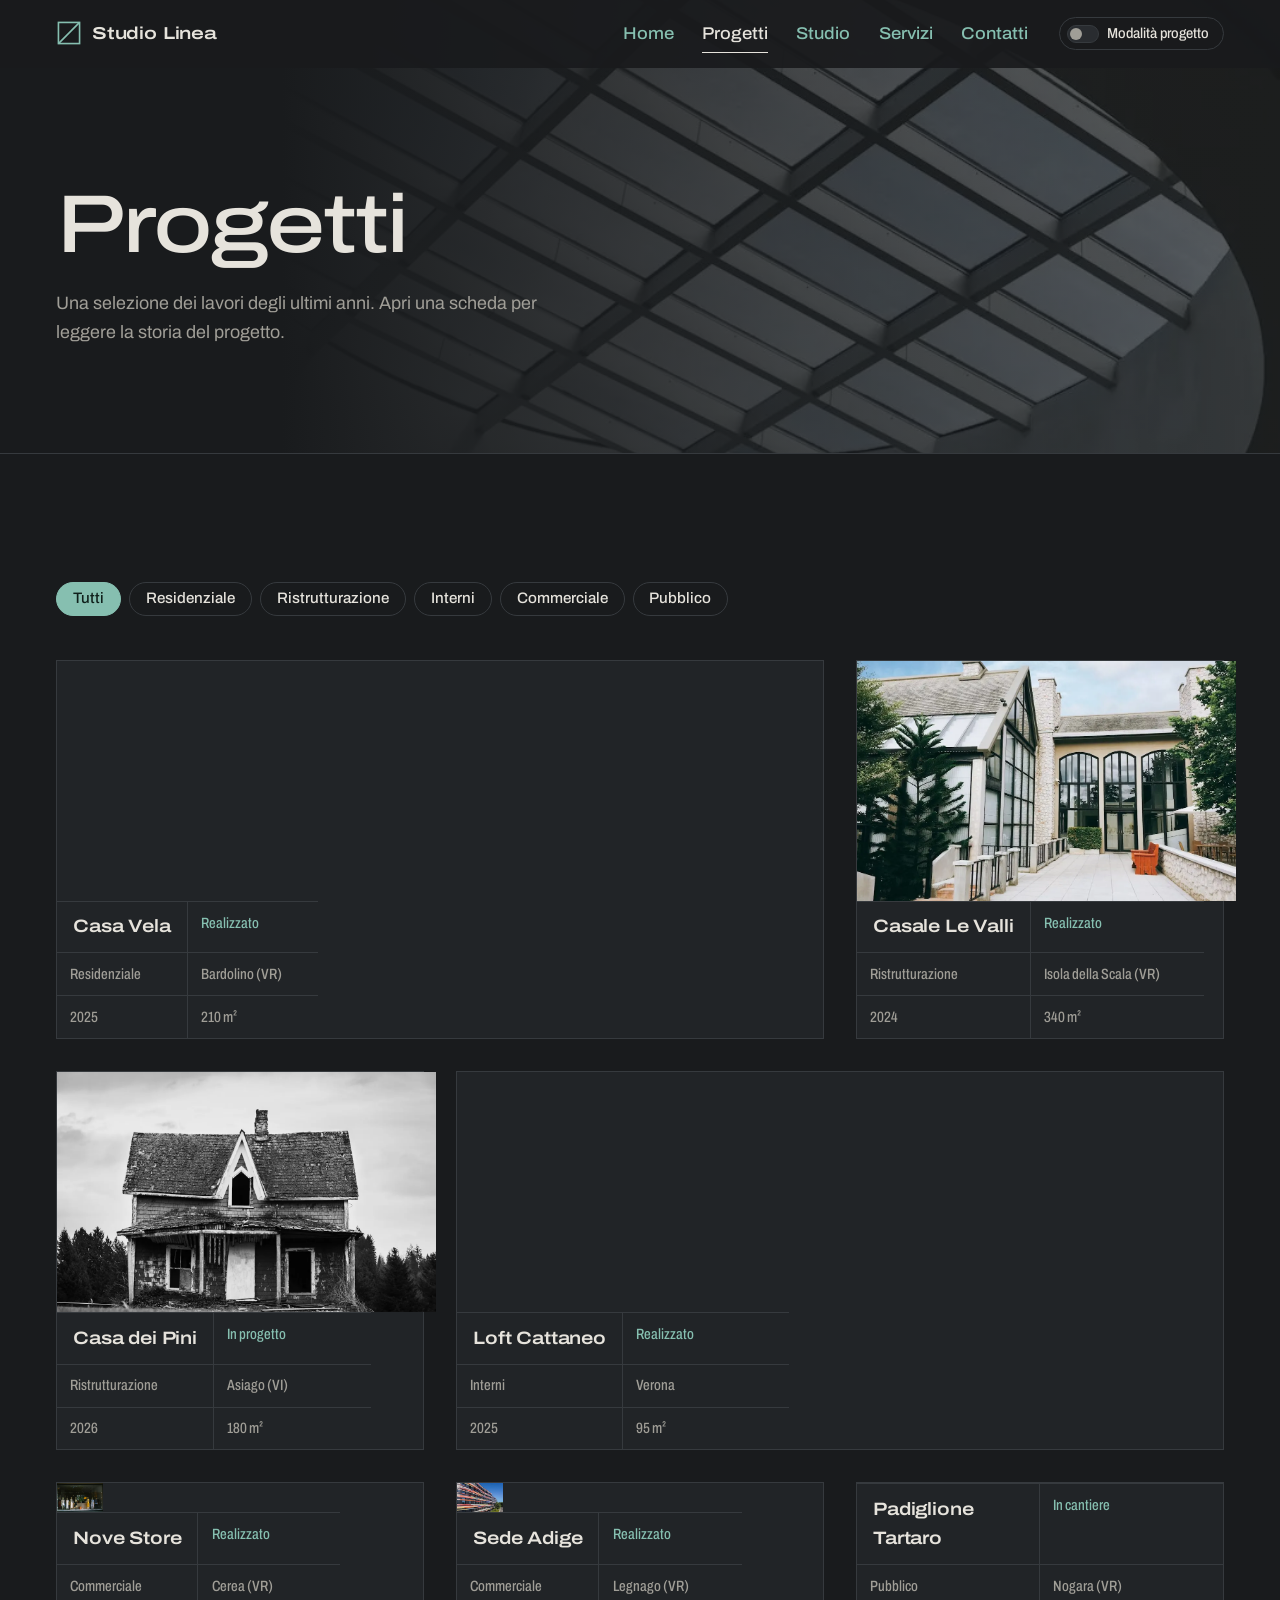
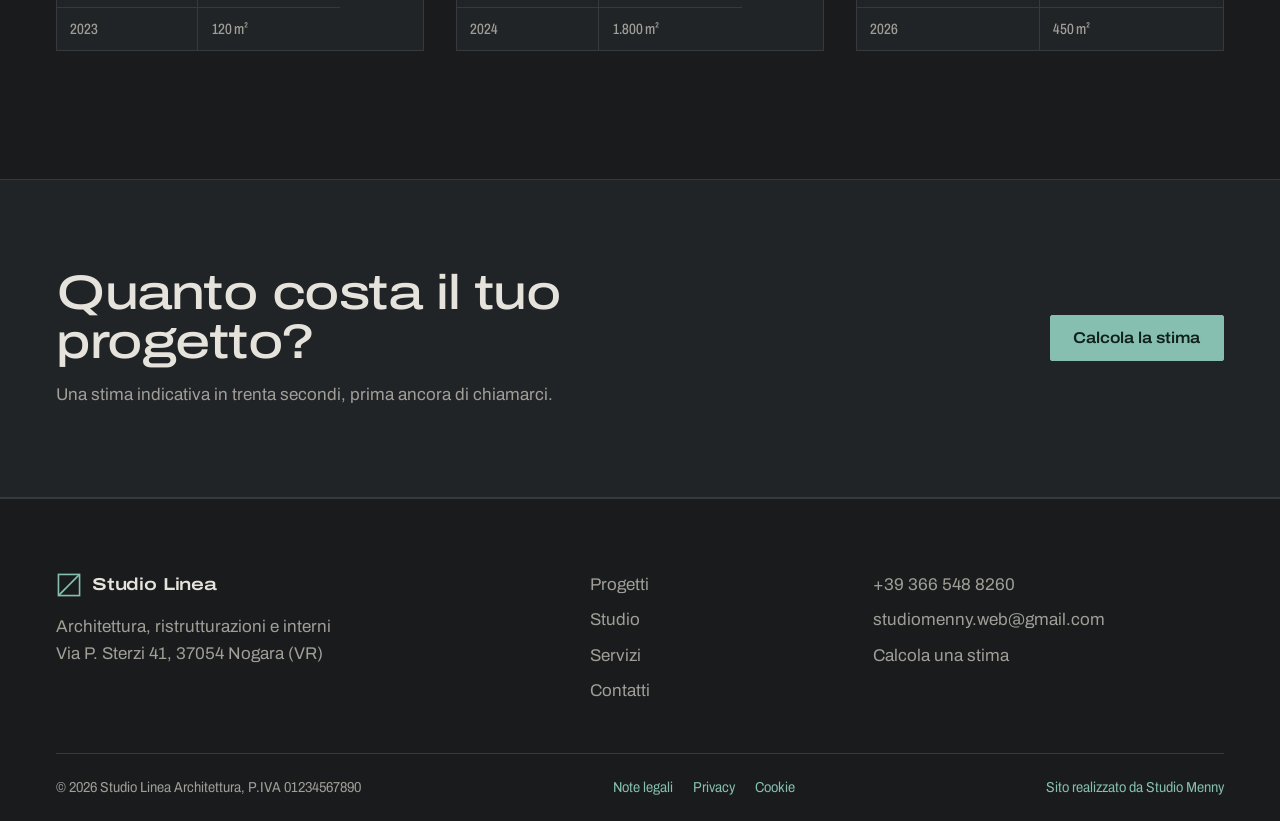
<file: progetti.html>
<!doctype html>
<html lang="it">
<head>
<meta charset="utf-8">
<meta name="viewport" content="width=device-width,initial-scale=1,viewport-fit=cover">
<title>Progetti | Studio Linea Architettura</title>
<meta name="description" content="Case, ristrutturazioni, interni, negozi ed edifici pubblici progettati da Studio Linea nella provincia di Verona.">
<meta name="theme-color" content="#191B1D">
<meta property="og:type" content="website">
<meta property="og:site_name" content="Studio Linea Architettura">
<meta property="og:locale" content="it_IT">
<meta property="og:title" content="Progetti | Studio Linea Architettura">
<meta property="og:description" content="Case, ristrutturazioni, interni, negozi ed edifici pubblici progettati da Studio Linea nella provincia di Verona.">
<meta property="og:image" content="https://menny28.github.io/Studio-Linea/img/anteprima.jpg">
<meta property="og:image:width" content="1200">
<meta property="og:image:height" content="630">
<meta property="og:url" content="https://menny28.github.io/Studio-Linea/progetti.html">
<meta name="twitter:card" content="summary_large_image">
<link rel="canonical" href="https://menny28.github.io/Studio-Linea/progetti.html">
<link rel="icon" href="data:image/svg+xml,%3Csvg xmlns='http://www.w3.org/2000/svg' viewBox='0 0 32 32'%3E%3Crect x='3' y='3' width='26' height='26' fill='%23191B1D' stroke='%2386BFB0' stroke-width='2.5'/%3E%3Cpath d='M3 29L29 3' stroke='%2386BFB0' stroke-width='2.5'/%3E%3C/svg%3E">
<link rel="preload" href="fonts/archivo-latin-wdth-normal.woff2" as="font" type="font/woff2" crossorigin>
<link rel="stylesheet" href="css/style.css">
<script>document.documentElement.classList.add('js');try{if(localStorage.getItem('linea-bp')==='1')document.documentElement.classList.add('bp')}catch(e){}</script>
<script src="js/main.js" defer></script>
</head>
<body>

<header class="top"><div class="wrap">
  <a class="logo" href="index.html" aria-label="Studio Linea, torna alla home"><svg viewBox="0 0 32 32" aria-hidden="true"><rect x="3" y="3" width="26" height="26"/><path d="M3 29L29 3"/></svg><span>Studio Linea</span></a>
  <nav class="nav" id="nav" aria-label="Menu principale">
    <a href="index.html">Home</a><a href="progetti.html">Progetti</a><a href="studio.html">Studio</a><a href="servizi.html">Servizi</a><a href="contatti.html">Contatti</a>
  </nav>
  <button class="bpt" type="button" aria-pressed="false" aria-label="Modalità progetto"><span class="sw" aria-hidden="true"></span><span class="bpt-l">Modalità progetto</span></button>
  <button class="burger" type="button" aria-expanded="false" aria-controls="nav" aria-label="Apri il menu"><span></span><span></span></button>
</div></header>

<main>

<section class="head foto">
  <div class="head-foto" style="background-image:url(img/head-progetti.webp)"></div>
  <div class="wrap">
    <h1 class="rv">Progetti</h1>
    <p class="lead">Una selezione dei lavori degli ultimi anni. Apri una scheda per leggere la storia del progetto.</p>
  </div>
</section>

<section class="sec"><div class="wrap">
  <div class="flt" id="flt" role="group" aria-label="Filtra per categoria"></div>
  <div class="grid grid-p" id="grid"></div>
</div></section>

<dialog class="md" id="modal" aria-labelledby="md-t">
  <div class="md-in">
    <button class="md-x" type="button" aria-label="Chiudi la scheda">×</button>
    <div class="md-media"><div class="md-stage"></div><div class="md-thumbs" role="group" aria-label="Immagini del progetto"></div></div>
    <div class="md-txt">
      <p class="cap md-c"></p>
      <h2 id="md-t"></h2>
      <p class="md-p"></p>
      <dl class="cart"></dl>
      <a class="btn" href="contatti.html">Parliamo del tuo progetto</a>
    </div>
  </div>
</dialog>

<section class="cta"><div class="wrap">
  <div><h2 class="rv">Quanto costa il tuo progetto?</h2><p>Una stima indicativa in trenta secondi, prima ancora di chiamarci.</p></div>
  <a class="btn" href="servizi.html#stima">Calcola la stima</a>
</div></section>

</main>

<footer class="foot">
  <div class="wrap foot-g">
    <div>
      <a class="logo" href="index.html"><svg viewBox="0 0 32 32" aria-hidden="true"><rect x="3" y="3" width="26" height="26"/><path d="M3 29L29 3"/></svg><span>Studio Linea</span></a>
      <p>Architettura, ristrutturazioni e interni<br>Via P. Sterzi 41, 37054 Nogara (VR)</p>
    </div>
    <nav aria-label="Pagine del sito"><a href="progetti.html">Progetti</a><a href="studio.html">Studio</a><a href="servizi.html">Servizi</a><a href="contatti.html">Contatti</a></nav>
    <div class="fc"><a href="tel:+393665488260">+39 366 548 8260</a><a href="mailto:studiomenny.web@gmail.com">studiomenny.web@gmail.com</a><a href="servizi.html#stima">Calcola una stima</a></div>
  </div>
  <div class="wrap foot-b">
    <span>© <span data-y>2026</span> Studio Linea Architettura, P.IVA 01234567890</span>
    <nav class="foot-l" aria-label="Informazioni legali"><a href="note-legali.html">Note legali</a><a href="note-legali.html#privacy">Privacy</a><a href="note-legali.html#cookie">Cookie</a></nav>
    <a href="https://www.studiomenny.it/" target="_blank" rel="noopener">Sito realizzato da Studio Menny</a>
  </div>
</footer>

<div class="xh" aria-hidden="true"><i class="xh-x"></i><i class="xh-y"></i><b class="xh-l"></b></div>
</body>
</html>
</file>
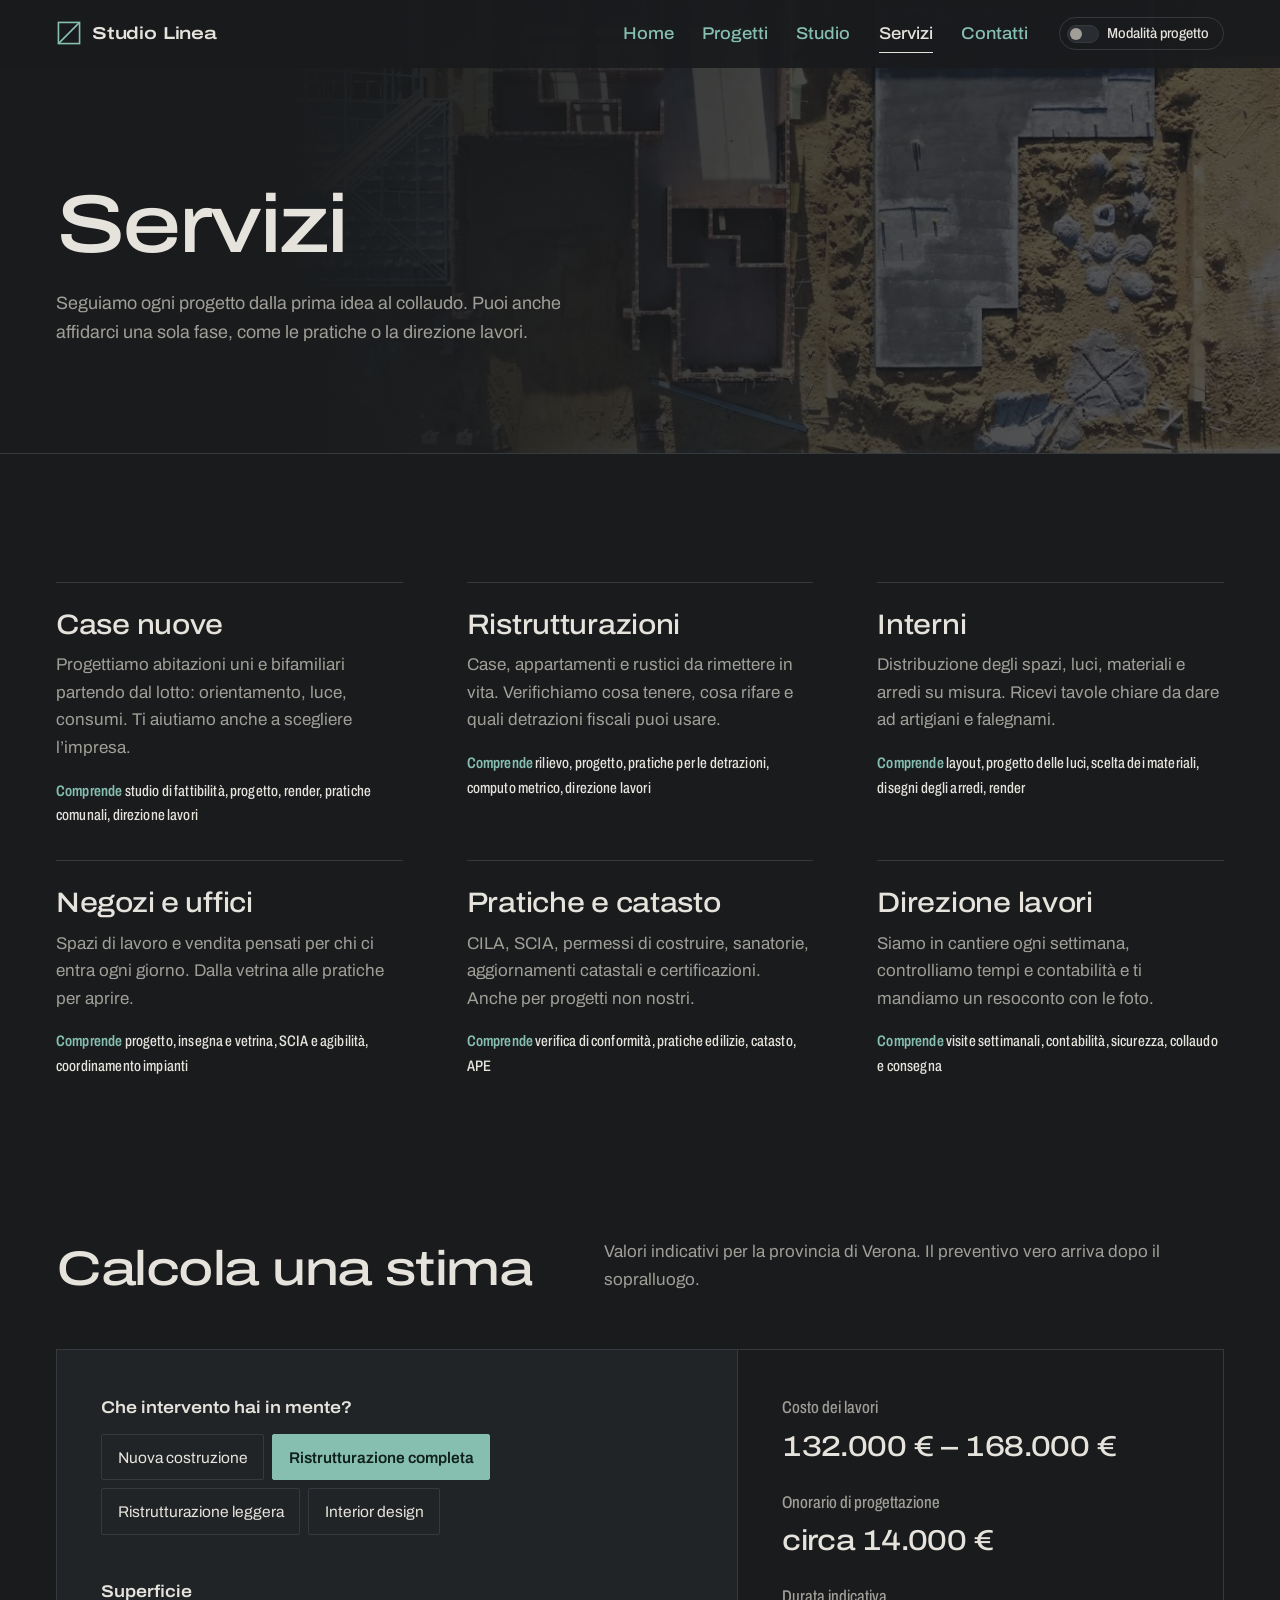
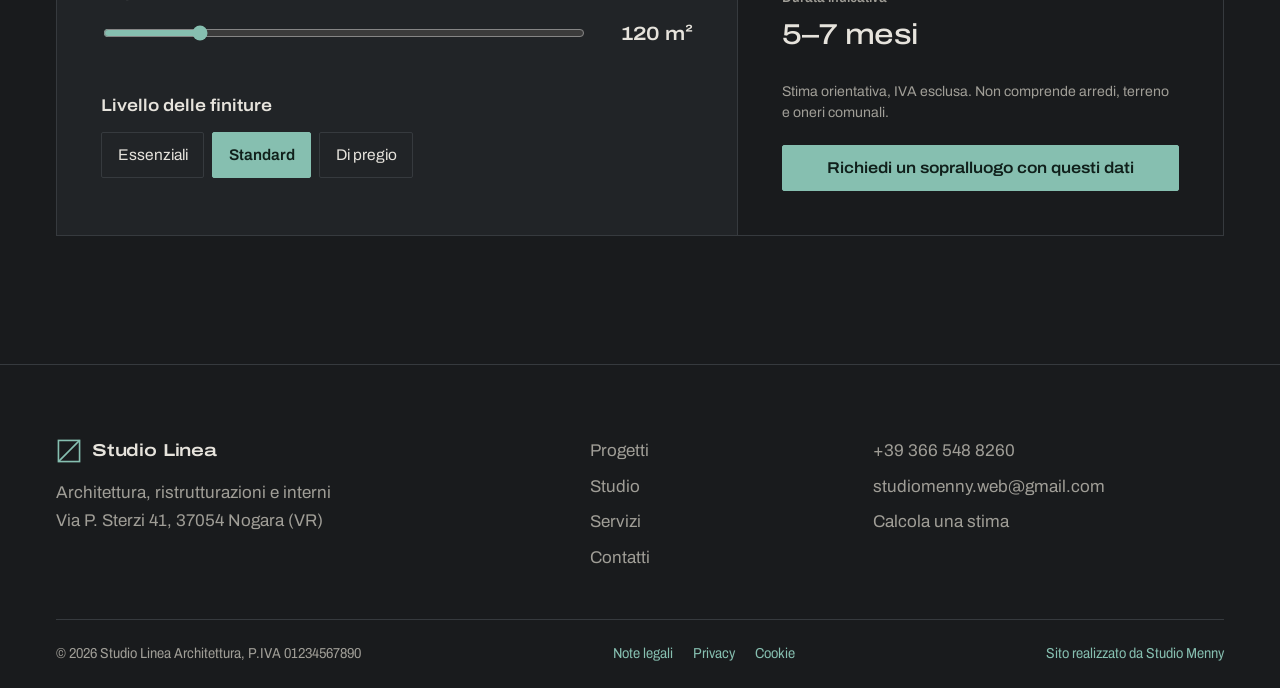
<file: servizi.html>
<!doctype html>
<html lang="it">
<head>
<meta charset="utf-8">
<meta name="viewport" content="width=device-width,initial-scale=1,viewport-fit=cover">
<title>Servizi | Studio Linea Architettura</title>
<meta name="description" content="Case nuove, ristrutturazioni, interni, negozi, pratiche edilizie e direzione lavori. Con calcolatore della stima dei costi.">
<meta name="theme-color" content="#191B1D">
<meta property="og:type" content="website">
<meta property="og:site_name" content="Studio Linea Architettura">
<meta property="og:locale" content="it_IT">
<meta property="og:title" content="Servizi | Studio Linea Architettura">
<meta property="og:description" content="Case nuove, ristrutturazioni, interni, negozi, pratiche edilizie e direzione lavori. Con calcolatore della stima dei costi.">
<meta property="og:image" content="https://menny28.github.io/Studio-Linea/img/anteprima.jpg">
<meta property="og:image:width" content="1200">
<meta property="og:image:height" content="630">
<meta property="og:url" content="https://menny28.github.io/Studio-Linea/servizi.html">
<meta name="twitter:card" content="summary_large_image">
<link rel="canonical" href="https://menny28.github.io/Studio-Linea/servizi.html">
<link rel="icon" href="data:image/svg+xml,%3Csvg xmlns='http://www.w3.org/2000/svg' viewBox='0 0 32 32'%3E%3Crect x='3' y='3' width='26' height='26' fill='%23191B1D' stroke='%2386BFB0' stroke-width='2.5'/%3E%3Cpath d='M3 29L29 3' stroke='%2386BFB0' stroke-width='2.5'/%3E%3C/svg%3E">
<link rel="preload" href="fonts/archivo-latin-wdth-normal.woff2" as="font" type="font/woff2" crossorigin>
<link rel="stylesheet" href="css/style.css">
<script>document.documentElement.classList.add('js');try{if(localStorage.getItem('linea-bp')==='1')document.documentElement.classList.add('bp')}catch(e){}</script>
<script src="js/main.js" defer></script>
</head>
<body>

<header class="top"><div class="wrap">
  <a class="logo" href="index.html" aria-label="Studio Linea, torna alla home"><svg viewBox="0 0 32 32" aria-hidden="true"><rect x="3" y="3" width="26" height="26"/><path d="M3 29L29 3"/></svg><span>Studio Linea</span></a>
  <nav class="nav" id="nav" aria-label="Menu principale">
    <a href="index.html">Home</a><a href="progetti.html">Progetti</a><a href="studio.html">Studio</a><a href="servizi.html">Servizi</a><a href="contatti.html">Contatti</a>
  </nav>
  <button class="bpt" type="button" aria-pressed="false" aria-label="Modalità progetto"><span class="sw" aria-hidden="true"></span><span class="bpt-l">Modalità progetto</span></button>
  <button class="burger" type="button" aria-expanded="false" aria-controls="nav" aria-label="Apri il menu"><span></span><span></span></button>
</div></header>

<main>

<section class="head foto">
  <div class="head-foto" style="background-image:url(img/head-servizi.webp)"></div>
  <div class="wrap">
    <h1 class="rv">Servizi</h1>
    <p class="lead">Seguiamo ogni progetto dalla prima idea al collaudo. Puoi anche affidarci una sola fase, come le pratiche o la direzione lavori.</p>
  </div>
</section>

<section class="sec"><div class="wrap srv">
  <article id="nuove"><h3>Case nuove</h3><p>Progettiamo abitazioni uni e bifamiliari partendo dal lotto: orientamento, luce, consumi. Ti aiutiamo anche a scegliere l’impresa.</p><p class="cap"><b>Comprende</b> studio di fattibilità, progetto, render, pratiche comunali, direzione lavori</p></article>
  <article id="ristrutturazioni"><h3>Ristrutturazioni</h3><p>Case, appartamenti e rustici da rimettere in vita. Verifichiamo cosa tenere, cosa rifare e quali detrazioni fiscali puoi usare.</p><p class="cap"><b>Comprende</b> rilievo, progetto, pratiche per le detrazioni, computo metrico, direzione lavori</p></article>
  <article id="interni"><h3>Interni</h3><p>Distribuzione degli spazi, luci, materiali e arredi su misura. Ricevi tavole chiare da dare ad artigiani e falegnami.</p><p class="cap"><b>Comprende</b> layout, progetto delle luci, scelta dei materiali, disegni degli arredi, render</p></article>
  <article id="commerciale"><h3>Negozi e uffici</h3><p>Spazi di lavoro e vendita pensati per chi ci entra ogni giorno. Dalla vetrina alle pratiche per aprire.</p><p class="cap"><b>Comprende</b> progetto, insegna e vetrina, SCIA e agibilità, coordinamento impianti</p></article>
  <article id="pratiche"><h3>Pratiche e catasto</h3><p>CILA, SCIA, permessi di costruire, sanatorie, aggiornamenti catastali e certificazioni. Anche per progetti non nostri.</p><p class="cap"><b>Comprende</b> verifica di conformità, pratiche edilizie, catasto, APE</p></article>
  <article id="direzione"><h3>Direzione lavori</h3><p>Siamo in cantiere ogni settimana, controlliamo tempi e contabilità e ti mandiamo un resoconto con le foto.</p><p class="cap"><b>Comprende</b> visite settimanali, contabilità, sicurezza, collaudo e consegna</p></article>
</div></section>

<section class="sec" id="stima" style="padding-top:0"><div class="wrap">
  <div class="sec-t"><h2 class="rv">Calcola una stima</h2><p>Valori indicativi per la provincia di Verona. Il preventivo vero arriva dopo il sopralluogo.</p></div>
  <form class="calc" id="calc">
    <div class="calc-f">
      <fieldset><legend>Che intervento hai in mente?</legend><div class="seg"><label><input type="radio" name="tipo" value="nuova"><span>Nuova costruzione</span></label><label><input type="radio" name="tipo" value="completa" checked><span>Ristrutturazione completa</span></label><label><input type="radio" name="tipo" value="leggera"><span>Ristrutturazione leggera</span></label><label><input type="radio" name="tipo" value="interni"><span>Interior design</span></label></div></fieldset>
      <div><label class="lb" for="mq">Superficie</label><div class="rng"><input type="range" id="mq" name="mq" min="30" max="500" step="5" value="120"><output id="mq-o" for="mq">120 m²</output></div></div>
      <fieldset><legend>Livello delle finiture</legend><div class="seg"><label><input type="radio" name="fin" value="0"><span>Essenziali</span></label><label><input type="radio" name="fin" value="1" checked><span>Standard</span></label><label><input type="radio" name="fin" value="2"><span>Di pregio</span></label></div></fieldset>
    </div>
    <div class="calc-r" aria-live="polite">
      <dl>
        <div><dt>Costo dei lavori</dt><dd id="r-lav">–</dd></div>
        <div><dt>Onorario di progettazione</dt><dd id="r-fee">–</dd></div>
        <div><dt>Durata indicativa</dt><dd id="r-t">–</dd></div>
      </dl>
      <small>Stima orientativa, IVA esclusa. Non comprende arredi, terreno e oneri comunali.</small>
      <a class="btn" id="r-go" href="contatti.html">Richiedi un sopralluogo con questi dati</a>
    </div>
  </form>
</div></section>

</main>

<footer class="foot">
  <div class="wrap foot-g">
    <div>
      <a class="logo" href="index.html"><svg viewBox="0 0 32 32" aria-hidden="true"><rect x="3" y="3" width="26" height="26"/><path d="M3 29L29 3"/></svg><span>Studio Linea</span></a>
      <p>Architettura, ristrutturazioni e interni<br>Via P. Sterzi 41, 37054 Nogara (VR)</p>
    </div>
    <nav aria-label="Pagine del sito"><a href="progetti.html">Progetti</a><a href="studio.html">Studio</a><a href="servizi.html">Servizi</a><a href="contatti.html">Contatti</a></nav>
    <div class="fc"><a href="tel:+393665488260">+39 366 548 8260</a><a href="mailto:studiomenny.web@gmail.com">studiomenny.web@gmail.com</a><a href="servizi.html#stima">Calcola una stima</a></div>
  </div>
  <div class="wrap foot-b">
    <span>© <span data-y>2026</span> Studio Linea Architettura, P.IVA 01234567890</span>
    <nav class="foot-l" aria-label="Informazioni legali"><a href="note-legali.html">Note legali</a><a href="note-legali.html#privacy">Privacy</a><a href="note-legali.html#cookie">Cookie</a></nav>
    <a href="https://www.studiomenny.it/" target="_blank" rel="noopener">Sito realizzato da Studio Menny</a>
  </div>
</footer>

<div class="xh" aria-hidden="true"><i class="xh-x"></i><i class="xh-y"></i><b class="xh-l"></b></div>
</body>
</html>
</file>
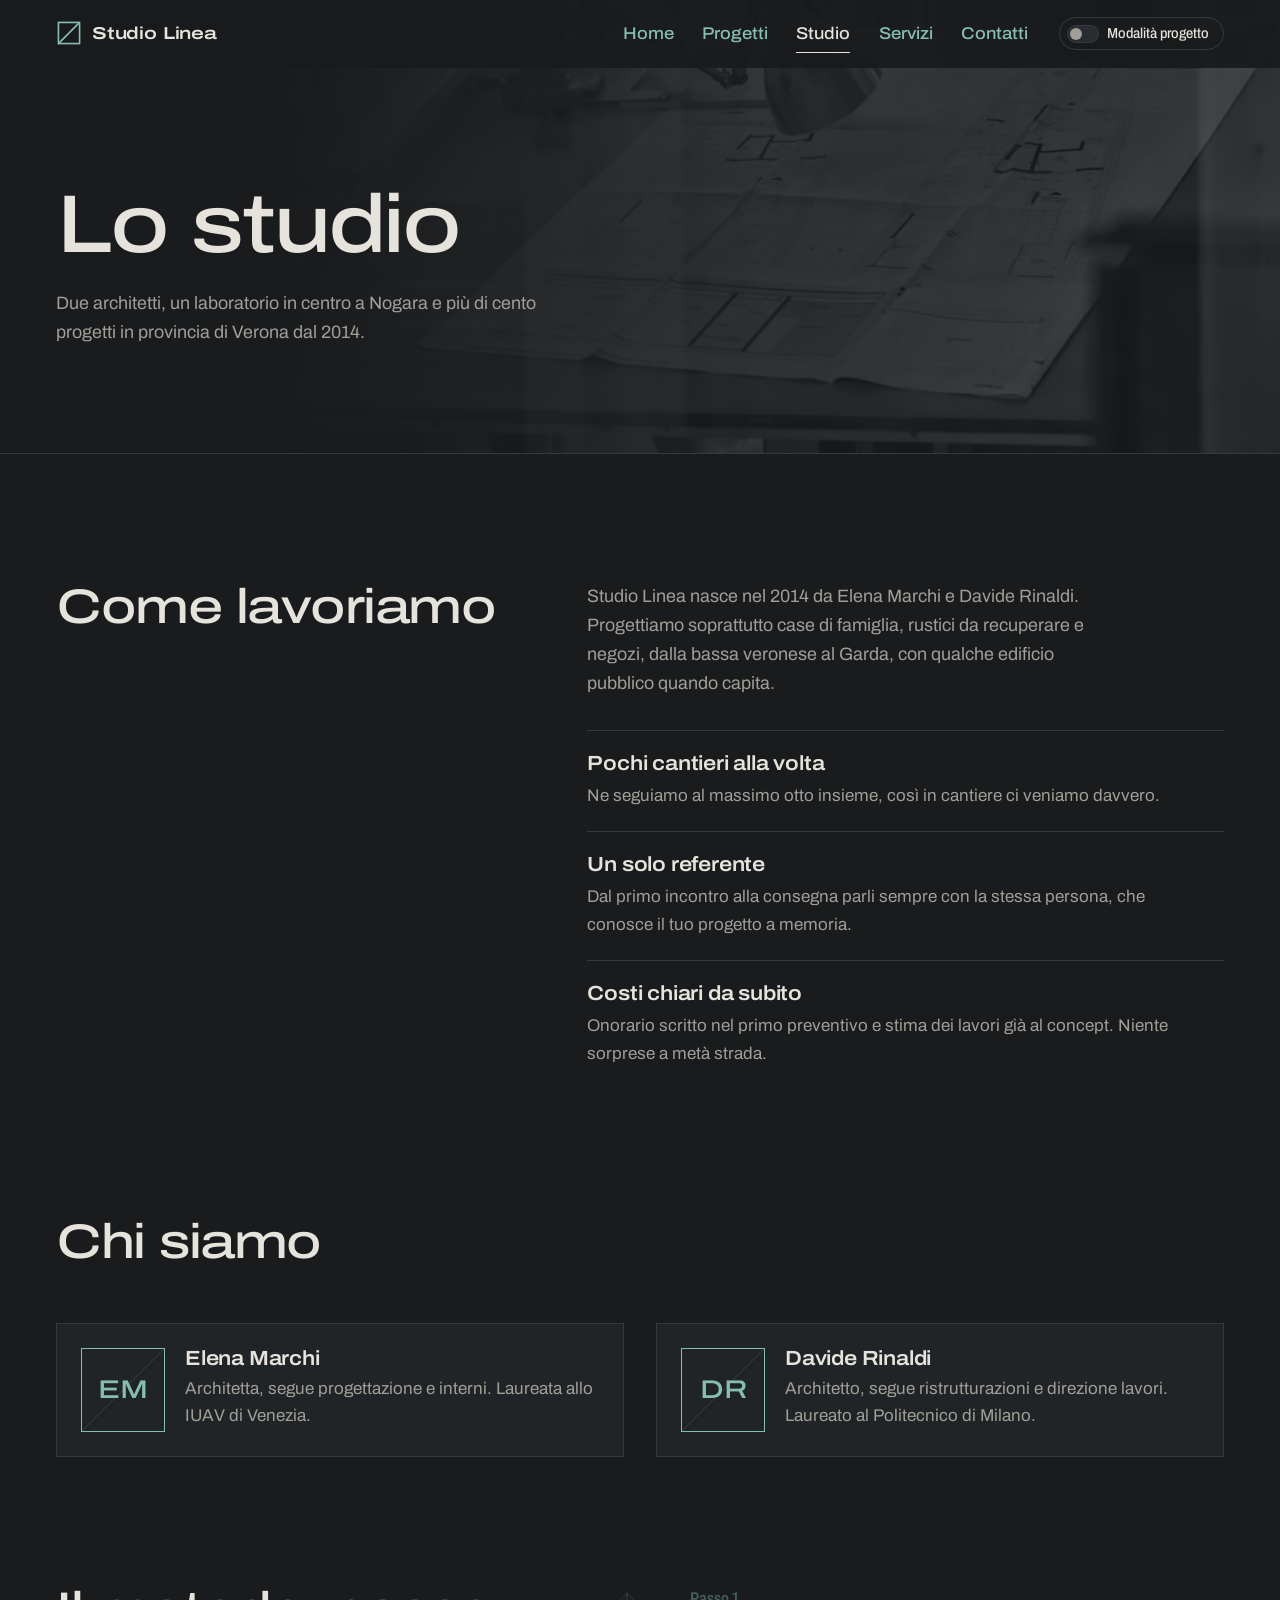
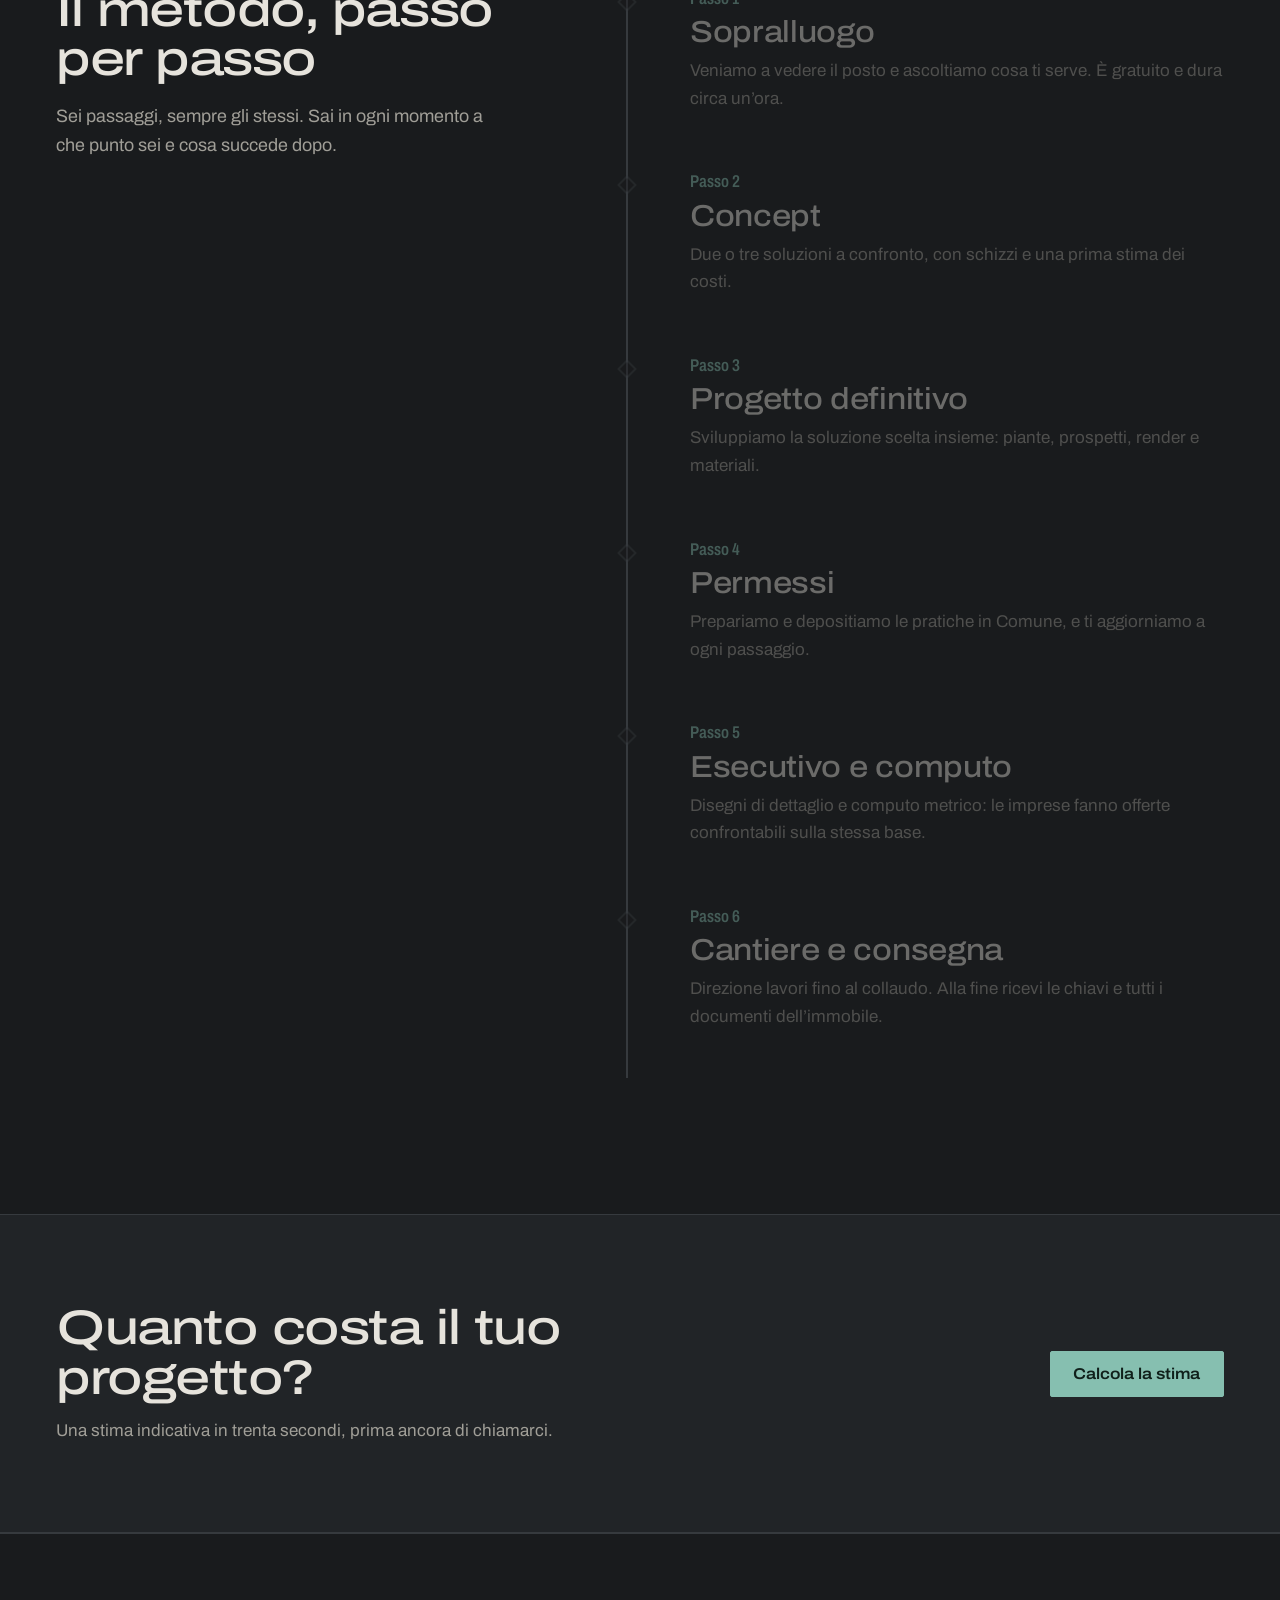
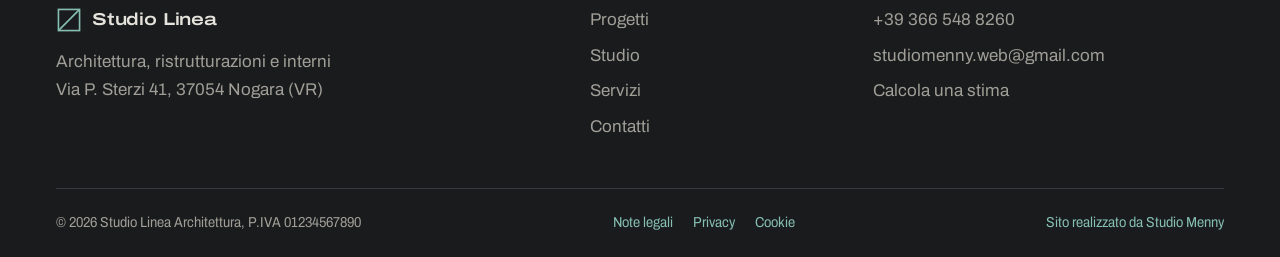
<file: studio.html>
<!doctype html>
<html lang="it">
<head>
<meta charset="utf-8">
<meta name="viewport" content="width=device-width,initial-scale=1,viewport-fit=cover">
<title>Lo studio | Studio Linea Architettura</title>
<meta name="description" content="Chi siamo e come lavoriamo: due architetti a Nogara e un metodo in sei passaggi, dal sopralluogo alla consegna.">
<meta name="theme-color" content="#191B1D">
<meta property="og:type" content="website">
<meta property="og:site_name" content="Studio Linea Architettura">
<meta property="og:locale" content="it_IT">
<meta property="og:title" content="Lo studio | Studio Linea Architettura">
<meta property="og:description" content="Chi siamo e come lavoriamo: due architetti a Nogara e un metodo in sei passaggi, dal sopralluogo alla consegna.">
<meta property="og:image" content="https://menny28.github.io/Studio-Linea/img/anteprima.jpg">
<meta property="og:image:width" content="1200">
<meta property="og:image:height" content="630">
<meta property="og:url" content="https://menny28.github.io/Studio-Linea/studio.html">
<meta name="twitter:card" content="summary_large_image">
<link rel="canonical" href="https://menny28.github.io/Studio-Linea/studio.html">
<link rel="icon" href="data:image/svg+xml,%3Csvg xmlns='http://www.w3.org/2000/svg' viewBox='0 0 32 32'%3E%3Crect x='3' y='3' width='26' height='26' fill='%23191B1D' stroke='%2386BFB0' stroke-width='2.5'/%3E%3Cpath d='M3 29L29 3' stroke='%2386BFB0' stroke-width='2.5'/%3E%3C/svg%3E">
<link rel="preload" href="fonts/archivo-latin-wdth-normal.woff2" as="font" type="font/woff2" crossorigin>
<link rel="stylesheet" href="css/style.css">
<script>document.documentElement.classList.add('js');try{if(localStorage.getItem('linea-bp')==='1')document.documentElement.classList.add('bp')}catch(e){}</script>
<script src="js/main.js" defer></script>
</head>
<body>

<header class="top"><div class="wrap">
  <a class="logo" href="index.html" aria-label="Studio Linea, torna alla home"><svg viewBox="0 0 32 32" aria-hidden="true"><rect x="3" y="3" width="26" height="26"/><path d="M3 29L29 3"/></svg><span>Studio Linea</span></a>
  <nav class="nav" id="nav" aria-label="Menu principale">
    <a href="index.html">Home</a><a href="progetti.html">Progetti</a><a href="studio.html">Studio</a><a href="servizi.html">Servizi</a><a href="contatti.html">Contatti</a>
  </nav>
  <button class="bpt" type="button" aria-pressed="false" aria-label="Modalità progetto"><span class="sw" aria-hidden="true"></span><span class="bpt-l">Modalità progetto</span></button>
  <button class="burger" type="button" aria-expanded="false" aria-controls="nav" aria-label="Apri il menu"><span></span><span></span></button>
</div></header>

<main>

<section class="head foto">
  <div class="head-foto" style="background-image:url(img/head-studio.webp)"></div>
  <div class="wrap">
    <h1 class="rv">Lo studio</h1>
    <p class="lead">Due architetti, un laboratorio in centro a Nogara e più di cento progetti in provincia di Verona dal 2014.</p>
  </div>
</section>

<section class="sec"><div class="wrap two">
  <div>
    <h2 class="rv">Come lavoriamo</h2>
  </div>
  <div>
    <p class="lead" style="margin-bottom:32px">Studio Linea nasce nel 2014 da Elena Marchi e Davide Rinaldi. Progettiamo soprattutto case di famiglia, rustici da recuperare e negozi, dalla bassa veronese al Garda, con qualche edificio pubblico quando capita.</p>
    <ul class="prin">
      <li><h3>Pochi cantieri alla volta</h3><p>Ne seguiamo al massimo otto insieme, così in cantiere ci veniamo davvero.</p></li>
      <li><h3>Un solo referente</h3><p>Dal primo incontro alla consegna parli sempre con la stessa persona, che conosce il tuo progetto a memoria.</p></li>
      <li><h3>Costi chiari da subito</h3><p>Onorario scritto nel primo preventivo e stima dei lavori già al concept. Niente sorprese a metà strada.</p></li>
    </ul>
  </div>
</div></section>

<section class="sec" style="padding-top:0"><div class="wrap">
  <div class="sec-t"><h2 class="rv">Chi siamo</h2></div>
  <div class="team">
    <article class="pers"><span class="mono" aria-hidden="true">EM</span><div><h3>Elena Marchi</h3><p>Architetta, segue progettazione e interni. Laureata allo IUAV di Venezia.</p></div></article>
    <article class="pers"><span class="mono" aria-hidden="true">DR</span><div><h3>Davide Rinaldi</h3><p>Architetto, segue ristrutturazioni e direzione lavori. Laureato al Politecnico di Milano.</p></div></article>
  </div>
</div></section>

<section class="sec" style="padding-top:0"><div class="wrap two">
  <div>
    <h2 class="rv">Il metodo, passo per passo</h2>
    <p class="lead" style="margin-top:18px">Sei passaggi, sempre gli stessi. Sai in ogni momento a che punto sei e cosa succede dopo.</p>
  </div>
  <ol class="tl">
    <li><span class="tl-n">Passo 1</span><h3>Sopralluogo</h3><p>Veniamo a vedere il posto e ascoltiamo cosa ti serve. È gratuito e dura circa un’ora.</p></li>
    <li><span class="tl-n">Passo 2</span><h3>Concept</h3><p>Due o tre soluzioni a confronto, con schizzi e una prima stima dei costi.</p></li>
    <li><span class="tl-n">Passo 3</span><h3>Progetto definitivo</h3><p>Sviluppiamo la soluzione scelta insieme: piante, prospetti, render e materiali.</p></li>
    <li><span class="tl-n">Passo 4</span><h3>Permessi</h3><p>Prepariamo e depositiamo le pratiche in Comune, e ti aggiorniamo a ogni passaggio.</p></li>
    <li><span class="tl-n">Passo 5</span><h3>Esecutivo e computo</h3><p>Disegni di dettaglio e computo metrico: le imprese fanno offerte confrontabili sulla stessa base.</p></li>
    <li><span class="tl-n">Passo 6</span><h3>Cantiere e consegna</h3><p>Direzione lavori fino al collaudo. Alla fine ricevi le chiavi e tutti i documenti dell’immobile.</p></li>
  </ol>
</div></section>

<section class="cta"><div class="wrap">
  <div><h2 class="rv">Quanto costa il tuo progetto?</h2><p>Una stima indicativa in trenta secondi, prima ancora di chiamarci.</p></div>
  <a class="btn" href="servizi.html#stima">Calcola la stima</a>
</div></section>

</main>

<footer class="foot">
  <div class="wrap foot-g">
    <div>
      <a class="logo" href="index.html"><svg viewBox="0 0 32 32" aria-hidden="true"><rect x="3" y="3" width="26" height="26"/><path d="M3 29L29 3"/></svg><span>Studio Linea</span></a>
      <p>Architettura, ristrutturazioni e interni<br>Via P. Sterzi 41, 37054 Nogara (VR)</p>
    </div>
    <nav aria-label="Pagine del sito"><a href="progetti.html">Progetti</a><a href="studio.html">Studio</a><a href="servizi.html">Servizi</a><a href="contatti.html">Contatti</a></nav>
    <div class="fc"><a href="tel:+393665488260">+39 366 548 8260</a><a href="mailto:studiomenny.web@gmail.com">studiomenny.web@gmail.com</a><a href="servizi.html#stima">Calcola una stima</a></div>
  </div>
  <div class="wrap foot-b">
    <span>© <span data-y>2026</span> Studio Linea Architettura, P.IVA 01234567890</span>
    <nav class="foot-l" aria-label="Informazioni legali"><a href="note-legali.html">Note legali</a><a href="note-legali.html#privacy">Privacy</a><a href="note-legali.html#cookie">Cookie</a></nav>
    <a href="https://www.studiomenny.it/" target="_blank" rel="noopener">Sito realizzato da Studio Menny</a>
  </div>
</footer>

<div class="xh" aria-hidden="true"><i class="xh-x"></i><i class="xh-y"></i><b class="xh-l"></b></div>
</body>
</html>
</file>
<file: css/style.css>
/* Font Archivo ospitato nel sito (licenza SIL OFL, vedi fonts/OFL-LICENSE.txt) */
@font-face{font-family:"Archivo";font-style:normal;font-display:swap;font-weight:100 900;font-stretch:62% 125%;
  src:url(../fonts/archivo-latin-wdth-normal.woff2) format("woff2-variations"),url(../fonts/archivo-latin-wdth-normal.woff2) format("woff2");
  unicode-range:U+0000-00FF,U+0131,U+0152-0153,U+02BB-02BC,U+02C6,U+02DA,U+02DC,U+0304,U+0308,U+0329,U+2000-206F,U+20AC,U+2122,U+2191,U+2193,U+2212,U+2215,U+FEFF,U+FFFD}
@font-face{font-family:"Archivo";font-style:normal;font-display:swap;font-weight:100 900;font-stretch:62% 125%;
  src:url(../fonts/archivo-latin-ext-wdth-normal.woff2) format("woff2-variations"),url(../fonts/archivo-latin-ext-wdth-normal.woff2) format("woff2");
  unicode-range:U+0100-02BA,U+02BD-02C5,U+02C7-02CC,U+02CE-02D7,U+02DD-02FF,U+0304,U+0308,U+0329,U+1D00-1DBF,U+1E00-1E9F,U+1EF2-1EFF,U+2020,U+20A0-20AB,U+20AD-20C0,U+2113,U+2C60-2C7F,U+A720-A7FF}

/* =========================================================
   STUDIO LINEA — Architettura
   Due modalità:  normale (plastico bianco su grafite)
                  html.bp  (tavola tecnica in cianotipia)
   ========================================================= */

:root{
  --bg:#191B1D; --surf:#212427; --surf2:#292C30; --ln:#363A3E;
  --ink:#E6E3DC; --mute:#A09E97; --acc:#86BFB0; --on-acc:#10201B;

  /* colori dei disegni */
  --wall:#D6D2C8; --wall-s:#A39E93; --glass:#2C474B; --frame:#D6D2C8;
  --edge:#151719; --roof:#3A3E42; --tree:#5C7C6F; --gr:#6E6C66; --crack:#5C5850;
  --q:#86BFB0; --qo:0;

  --f:"Archivo",system-ui,-apple-system,"Segoe UI",Roboto,sans-serif;
  --ease:cubic-bezier(.7,0,.2,1);
  --pad:clamp(20px,5vw,56px);
  --hh:68px;
  color-scheme:dark;
}

html.bp{
  --bg:#1C4A92; --surf:#1F509C; --surf2:#2357A6; --ln:rgba(242,245,255,.26);
  --ink:#F2F5FF; --mute:#C3D0EC; --acc:#FFE7A0; --on-acc:#163C78;

  --wall:transparent; --wall-s:transparent; --glass:rgba(242,245,255,.07); --frame:#F2F5FF;
  --edge:#F2F5FF; --roof:transparent; --tree:transparent; --gr:#F2F5FF; --crack:#F2F5FF;
  --q:#FFE7A0; --qo:1;
}

/* ---------- base ---------- */
*,*::before,*::after{box-sizing:border-box}
html{scroll-behavior:smooth;-webkit-text-size-adjust:100%;scroll-padding-top:calc(var(--hh) + 20px)}
body{
  margin:0;min-height:100vh;
  font:400 1.0625rem/1.62 var(--f);font-stretch:100%;
  color:var(--ink);background-color:var(--bg);
  -webkit-font-smoothing:antialiased;
  transition:background-color .5s,color .5s;
}
html.bp body{
  cursor:crosshair;
  background-image:
    linear-gradient(rgba(242,245,255,.06) 1px,transparent 1px),
    linear-gradient(90deg,rgba(242,245,255,.06) 1px,transparent 1px),
    linear-gradient(rgba(242,245,255,.12) 1px,transparent 1px),
    linear-gradient(90deg,rgba(242,245,255,.12) 1px,transparent 1px);
  background-size:24px 24px,24px 24px,120px 120px,120px 120px;
}
html.vt *,html.vt *::before,html.vt *::after{transition:none!important}
::view-transition-old(root),::view-transition-new(root){animation:none;mix-blend-mode:normal}
::view-transition-new(root){z-index:2}

img{max-width:100%;display:block}
a{color:inherit}
p{margin:0 0 1em;max-width:62ch}
h1,h2,h3{margin:0;font-weight:600;font-stretch:125%;line-height:1.02;letter-spacing:-.02em}
h1{font-size:clamp(2.5rem,6.4vw,5.6rem);font-weight:500;letter-spacing:-.035em}
h2{font-size:clamp(1.85rem,3.8vw,3.1rem);font-weight:500;letter-spacing:-.03em}
h3{font-size:1.28rem;font-stretch:112%;letter-spacing:-.01em}
::selection{background:var(--acc);color:var(--on-acc)}
:focus-visible{outline:2px solid var(--acc);outline-offset:3px}

.wrap{width:min(1200px,100% - 2*var(--pad));margin-inline:auto}
.sec{padding-block:clamp(72px,10vw,140px)}
.sec-t{display:flex;flex-wrap:wrap;align-items:end;justify-content:space-between;gap:16px 40px;margin-bottom:clamp(32px,5vw,56px)}
.sec-t p{margin:0;color:var(--mute)}
.lead{font-size:clamp(1.08rem,1.4vw,1.22rem);color:var(--mute);max-width:52ch}
.cap{font-stretch:75%;font-weight:500;font-size:.95rem;color:var(--mute);letter-spacing:.01em}
.sr{position:absolute!important;width:1px;height:1px;overflow:hidden;clip:rect(0 0 0 0);white-space:nowrap}

/* ---------- pulsanti ---------- */
.btn{
  display:inline-flex;align-items:center;justify-content:center;gap:.6em;
  padding:.9em 1.45em;border:1px solid var(--acc);border-radius:2px;
  background:var(--acc);color:var(--on-acc);
  font:600 .98rem/1 var(--f);font-stretch:112%;text-decoration:none;cursor:pointer;
  transition:transform .25s var(--ease),background-color .3s,color .3s,border-color .3s;
}
.btn:hover{transform:translateY(-2px)}
.btn.ghost{background:transparent;color:var(--ink);border-color:var(--ln)}
.btn.ghost:hover{border-color:var(--acc);color:var(--acc)}
.btns{display:flex;flex-wrap:wrap;gap:12px}
.lnk{color:var(--acc);font-weight:600;font-stretch:112%;text-decoration:none;border-bottom:1px solid currentColor;padding-bottom:2px}

/* ---------- intestazione ---------- */
.top{
  position:fixed;inset:0 0 auto;z-index:60;height:var(--hh);
  background:color-mix(in srgb,var(--bg) 92%,transparent);
  border-bottom:1px solid transparent;transition:border-color .3s,background-color .5s;
}
.top.sc{border-color:var(--ln)}
.top .wrap{display:flex;align-items:center;gap:clamp(14px,2.4vw,32px);height:100%}
.logo{display:flex;align-items:center;gap:10px;margin-right:auto;text-decoration:none;color:var(--ink);font-weight:600;font-stretch:125%;font-size:1.08rem;letter-spacing:-.01em}
.logo svg{width:26px;height:26px;fill:none;stroke:var(--acc);stroke-width:2}
.nav{display:flex;gap:clamp(18px,2.2vw,30px)}
.nav a{color:var(--acc);text-decoration:none;font-weight:500;font-stretch:108%;padding-block:6px;background:linear-gradient(currentColor,currentColor) 0 100%/0 1px no-repeat;transition:background-size .35s var(--ease),color .3s}
.nav a:hover,.nav a[aria-current="page"]{background-size:100% 1px}
.nav a[aria-current="page"]{color:var(--ink)}

.bpt{
  display:inline-flex;align-items:center;gap:.6em;padding:.42em .95em .42em .5em;
  border:1px solid var(--ln);border-radius:999px;background:none;color:var(--ink);
  font:500 .9rem/1 var(--f);font-stretch:88%;cursor:pointer;transition:border-color .3s
}
.bpt:hover{border-color:var(--acc)}
.sw{position:relative;width:32px;height:18px;border-radius:9px;background:var(--surf2);border:1px solid var(--ln);flex:none}
.sw::after{content:"";position:absolute;top:2px;left:2px;width:12px;height:12px;border-radius:50%;background:var(--mute);transition:transform .35s var(--ease),background-color .3s}
.bpt[aria-pressed="true"] .sw::after{transform:translateX(14px);background:var(--acc)}

.burger{display:none;width:42px;height:42px;border:1px solid var(--ln);border-radius:2px;background:none;cursor:pointer;position:relative}
.burger span{position:absolute;left:11px;right:11px;height:1.5px;background:var(--ink);transition:transform .3s var(--ease)}
.burger span:first-child{top:16px}.burger span:last-child{top:24px}
.burger[aria-expanded="true"] span:first-child{transform:translateY(4px) rotate(45deg)}
.burger[aria-expanded="true"] span:last-child{transform:translateY(-4px) rotate(-45deg)}

@media (max-width:880px){
  .burger{display:block}
  .nav{
    position:fixed;left:0;right:0;top:var(--hh);flex-direction:column;gap:0;
    padding:8px var(--pad) 28px;background:var(--bg);border-bottom:1px solid var(--ln);
    opacity:0;visibility:hidden;transform:translateY(-10px);
    transition:opacity .3s,transform .3s var(--ease),visibility 0s .3s
  }
  .nav.open{opacity:1;visibility:visible;transform:none;transition:opacity .3s,transform .3s var(--ease)}
  .nav a{font-size:1.5rem;font-stretch:125%;padding:14px 0;border-bottom:1px solid var(--ln);background:none}
}
@media (max-width:520px){
  .bpt-l{display:none}
  .bpt{padding:.5em}
}

/* ---------- disegni (SVG generati da main.js) ---------- */
.dw svg{display:block;width:100%;height:auto;overflow:visible}
.dw path{stroke:var(--edge);stroke-width:1.6;stroke-linejoin:round;transition:fill .5s,stroke .5s}
.dw .m{fill:var(--wall)}
.dw .s{fill:var(--wall-s)}
.dw .r{fill:var(--roof)}
.dw .v{fill:var(--glass)}
.dw .a{fill:var(--tree)}
.dw .d{fill:none;stroke:var(--frame);stroke-width:1.3}
.dw .k{fill:none;stroke:var(--crack);stroke-width:1.3}
.dw .t{fill:none;stroke:var(--gr)}
.dw .q{fill:none;stroke:var(--q);stroke-width:1.1;opacity:var(--qo);transition:opacity .5s}
.dw text{fill:var(--q);font:600 15px var(--f);font-stretch:75%;text-anchor:middle;opacity:var(--qo);transition:opacity .5s}
.dw text.sg{fill:var(--edge);opacity:1;font-size:10px;font-stretch:100%;letter-spacing:.12em}
.dw .old.m{fill:#B9AF9F}
.dw .old.s{fill:#8C8274}
.dw .old.v{fill:#3A3631}
html.bp .dw .old{fill:transparent}
html.bp .dw .old.v{fill:rgba(242,245,255,.07)}

/* il disegno si traccia quando entra nello schermo */
.js .rvd path{stroke-dasharray:1;stroke-dashoffset:1;fill-opacity:0}
.rvd.in path{animation:trace 1.35s var(--ease) var(--d,0s) forwards,fillin .8s ease calc(var(--d,0s) + .85s) forwards}
@keyframes trace{to{stroke-dashoffset:0}}
@keyframes fillin{to{fill-opacity:1}}

/* testi che si "tracciano" allo scorrimento */
.js .rv{clip-path:inset(0 100% -.15em 0)}
.rv.in{clip-path:inset(0 0 -.15em 0);transition:clip-path 1.1s var(--ease) var(--rd,0s)}

/* ---------- hero ---------- */
.hero{padding-top:calc(var(--hh) + clamp(40px,6vw,88px));padding-bottom:clamp(40px,6vw,80px)}
.hero-g{
  display:grid;grid-template-columns:minmax(0,5fr) minmax(0,7fr);grid-template-areas:"t d" "l d";
  gap:clamp(24px,3vw,40px) clamp(28px,4vw,64px);align-items:end;min-height:calc(100svh - var(--hh) - 140px)
}
.hero h1{grid-area:t;font-size:clamp(2.5rem,5vw,4.6rem);max-width:12ch;align-self:end}
.hero-l{grid-area:l;align-self:start}
.hero-l .lead{margin-bottom:28px}
.hero-fig{grid-area:d;margin:0;align-self:end}
.hero-media{position:relative;display:block;aspect-ratio:1176/779;overflow:hidden;background:var(--surf);cursor:pointer;outline-offset:4px}
.hero-img{position:absolute;inset:0;width:100%;height:100%;object-fit:cover;opacity:0;transition:opacity .6s,filter .5s}
.hero-dw{position:absolute;inset:0;transition:opacity .6s}
.hero-dw svg{width:100%;height:100%}
.hero-media:not(.done) .hero-img{animation:photoIn 1.3s ease 2.1s forwards}
.hero-media:not(.done) .hero-dw{animation:dwOut 1.3s ease 2.3s forwards}
@keyframes photoIn{to{opacity:1}}
@keyframes dwOut{to{opacity:0}}
.hero-media.done .hero-img{opacity:1}
.hero-media.done .hero-dw{opacity:0}
.hero-media.done.show-dw .hero-dw{opacity:1}
.hero-media.done.show-dw .hero-img{opacity:.14;filter:grayscale(1)}
@media (hover:hover){
  .hero-media.done:hover .hero-dw{opacity:1}
  .hero-media.done:hover .hero-img{opacity:.14;filter:grayscale(1)}
}
.hero-dw{background:transparent}
html.bp .hero-media .hero-img{animation:none;opacity:.2;filter:grayscale(1)}
html.bp .hero-media .hero-dw{animation:none;opacity:1}
.hero-fig figcaption{margin-top:14px;padding-top:12px;border-top:1px solid var(--ln);display:flex;justify-content:space-between;gap:16px;flex-wrap:wrap}
.hero-fig figcaption span+span{color:var(--acc)}
.only-bp,html.bp .no-bp{display:none}
html.bp .only-bp{display:inline}
@media (max-width:820px){
  .hero-g{grid-template-columns:1fr;grid-template-areas:"t" "d" "l";min-height:0}
}

/* ---------- intestazione delle pagine interne ---------- */
.head{
  position:relative;overflow:hidden;
  padding:calc(var(--hh) + clamp(56px,9vw,120px)) 0 clamp(48px,7vw,88px);
  border-bottom:1px solid var(--ln);
}
.head-foto,.head.foto::after{position:absolute;inset:0;pointer-events:none}
.head.foto::after{content:""}
.head-foto{background-position:center;background-size:cover;background-repeat:no-repeat;opacity:.45;filter:grayscale(.3)}
.head.foto::after{background:linear-gradient(90deg,var(--bg) 22%,color-mix(in srgb,var(--bg) 55%,transparent) 62%,color-mix(in srgb,var(--bg) 25%,transparent));transition:background .5s}
html.bp .head-foto{filter:grayscale(1) contrast(1.1);mix-blend-mode:luminosity;opacity:.4}
@media (max-width:700px){.head.foto::after{background:color-mix(in srgb,var(--bg) 68%,transparent)}}
.head .wrap{position:relative;z-index:1}
.head h1{max-width:14ch;margin-bottom:22px}
.head-dw{position:absolute;right:-4%;bottom:-2px;width:min(820px,70%);opacity:.14;pointer-events:none}
html.bp .head-dw{opacity:.3}

/* ---------- elenco "cosa progettiamo" ---------- */
.idx{list-style:none;margin:0;padding:0;border-top:1px solid var(--ln)}
.idx a{
  display:grid;grid-template-columns:minmax(0,5fr) minmax(0,6fr) auto;gap:12px 32px;align-items:baseline;
  padding:clamp(20px,3vw,32px) 0;border-bottom:1px solid var(--ln);text-decoration:none;
  transition:color .3s,padding .4s var(--ease)
}
.idx h3{font-size:clamp(1.4rem,2.6vw,2.1rem);font-weight:500}
.idx p{margin:0;color:var(--mute)}
.idx .cap{color:var(--acc)}
.idx a:hover{color:var(--acc);padding-left:14px}
@media (max-width:720px){.idx a{grid-template-columns:1fr}}

/* ---------- prima / dopo ---------- */
.cmp-g{display:grid;grid-template-columns:minmax(0,4fr) minmax(0,8fr);gap:clamp(28px,5vw,64px);align-items:center}
@media (max-width:820px){.cmp-g{grid-template-columns:1fr}}
.cmp{
  --pos:50%;position:relative;aspect-ratio:600/340;overflow:hidden;
  background:var(--surf);border:1px solid var(--ln);touch-action:pan-y;cursor:ew-resize;user-select:none;-webkit-user-select:none
}
.cmp-l{position:absolute;inset:4% 3% 0}
.cmp-l svg{width:100%;height:100%}
.cmp-b{position:absolute;inset:0;background:var(--surf);clip-path:inset(0 calc(100% - var(--pos)) 0 0);transition:background-color .5s}
.cmp-h{position:absolute;top:0;bottom:0;left:var(--pos);width:2px;margin-left:-1px;background:var(--acc);pointer-events:none}
.cmp-h::after{
  content:"";position:absolute;top:50%;left:50%;width:44px;height:44px;margin:-22px 0 0 -22px;border-radius:50%;
  background:var(--bg);border:2px solid var(--acc);
  box-shadow:inset 9px 0 0 -7px var(--acc),inset -9px 0 0 -7px var(--acc)
}
.cmp.cmp{aspect-ratio:3/2}
.cmp-full{inset:0}
.cmp-full svg{position:absolute;inset:0;width:100%;height:100%}
.cmp-ghost,.cmp-b img{position:absolute;inset:0;width:100%;height:100%;object-fit:cover}
.cmp-ghost{opacity:.14;filter:grayscale(1)}
html.bp .cmp-b img{mix-blend-mode:luminosity;opacity:.9}
.dw .big path{stroke-width:3}
.dw .big .d{stroke-width:2.6}
.dw .big .sm{stroke-width:1.3}
.dw .big .q{stroke-width:2}
.dw .big text{font-size:30px}
.cmp-t{position:absolute;top:14px;padding:.3em .7em;background:var(--bg);font-stretch:75%;font-weight:600;font-size:.9rem;pointer-events:none}
.cmp-t1{left:14px}.cmp-t2{right:14px}
.cmp input:focus-visible ~ .cmp-h::after{outline:2px solid var(--acc);outline-offset:4px}

/* ---------- schede progetto con cartiglio ---------- */
.grid{display:grid;grid-template-columns:repeat(auto-fill,minmax(min(100%,330px),1fr));gap:clamp(18px,2.5vw,32px)}
.card[hidden]{display:none}
.card{display:flex}
.card-hit{display:flex!important;flex-direction:column;height:100%}
.grid-p{grid-template-columns:1fr}
@media (min-width:620px){
  .grid-p{grid-template-columns:repeat(2,minmax(0,1fr))}
  .grid-p:not(.flt-on) .card:nth-child(1){grid-column:span 2}
  .grid-p:not(.flt-on) .card:nth-child(1) .card-media{aspect-ratio:auto;min-height:clamp(260px,38vw,380px)}
}
@media (min-width:1000px){
  .grid-p{grid-template-columns:repeat(3,minmax(0,1fr))}
  .grid-p:not(.flt-on) .card:nth-child(4){grid-column:span 2}
  .grid-p:not(.flt-on) .card:is(:nth-child(1),:nth-child(4)) .card-media{aspect-ratio:auto;min-height:240px}
}
.card-hit{
  display:block;width:100%;padding:0;margin:0;text-align:left;cursor:pointer;
  background:var(--surf);border:1px solid var(--ln);color:var(--ink);font:inherit;text-decoration:none;
  transition:border-color .35s,background-color .5s
}
.card-hit:hover{border-color:var(--acc)}
.card-media{display:block;position:relative;aspect-ratio:600/380;overflow:hidden;background:var(--surf2);flex:1 0 auto}
.card-img{position:absolute;inset:0;width:100%;height:100%;object-fit:cover;transition:opacity .5s,transform .8s var(--ease),filter .5s}
.card-dw{position:absolute;inset:0;background:color-mix(in srgb,var(--surf) 86%,transparent);opacity:0;transition:opacity .5s,background-color .5s}
.card-dw svg{position:absolute;inset:0;width:100%;height:100%}
.card-hit:hover .card-img{transform:scale(1.04)}
.card-hit:hover .card-dw svg{transform:scale(1.04);transition:transform .8s var(--ease)}
html.bp .card-img{opacity:.2;filter:grayscale(1)}
html.bp .card-dw{opacity:1;background:transparent}
@media (hover:hover){.card-hit:hover .card-dw{opacity:1}}
@media (hover:none){
  .card-dw.in{animation:peek 3s ease forwards}
  html.bp .card-dw.in{animation:none}
}
@keyframes peek{0%,60%{opacity:1}100%{opacity:0}}
.card-cart{display:grid;grid-template-columns:1fr 1fr;border-top:1px solid var(--ln)}
.card-cart span{padding:.6em .9em;border-bottom:1px solid var(--ln);font-stretch:75%;font-weight:500;font-size:.93rem;color:var(--mute)}
.card-cart span:nth-child(odd){border-right:1px solid var(--ln)}
.card-cart span:nth-last-child(-n+2){border-bottom:0}
.card-cart .cc-n{font-size:1.12rem;font-stretch:118%;font-weight:600;color:var(--ink);letter-spacing:-.01em}
.card-cart .cc-s{color:var(--acc)}
.card-hit:hover .cc-n{color:var(--acc)}

.flt{display:flex;flex-wrap:wrap;gap:8px;margin-bottom:clamp(28px,4vw,44px)}
.flt button{
  padding:.55em 1.05em;border:1px solid var(--ln);border-radius:999px;background:none;color:var(--ink);
  font:500 .95rem/1 var(--f);font-stretch:100%;cursor:pointer;transition:border-color .3s,background-color .3s,color .3s
}
.flt button:hover{border-color:var(--acc)}
.flt button[aria-pressed="true"]{background:var(--acc);border-color:var(--acc);color:var(--on-acc)}

/* ---------- finestra dettaglio progetto ---------- */
.md{width:min(1040px,100% - 24px);max-height:calc(100% - 24px);padding:0;border:1px solid var(--ln);background:var(--bg);color:var(--ink)}
.md::backdrop{background:rgba(8,10,12,.72)}
html.bp .md::backdrop{background:rgba(10,30,70,.7)}
.md[open]{animation:mdin .45s var(--ease)}
@keyframes mdin{from{opacity:0;transform:translateY(16px)}}
.md-in{display:grid;grid-template-columns:minmax(0,7fr) minmax(0,5fr);position:relative}
.md-media{background:var(--surf);display:flex;flex-direction:column;transition:background-color .5s}
.md-stage{position:relative;aspect-ratio:3/2;overflow:hidden;background:var(--surf2)}
.md-stage img{position:absolute;inset:0;width:100%;height:100%;object-fit:cover;animation:fade .45s ease}
.md-stage.is-dw{background:var(--surf)}
.md-stage .dw{position:absolute;inset:0}
.md-stage img.ghost{opacity:.16;filter:grayscale(1);animation:none}
.md-stage svg{width:100%;height:100%}
.md-cap{position:absolute;left:12px;bottom:12px;padding:.3em .7em;background:var(--bg);font-stretch:75%;font-weight:600;font-size:.9rem}
@keyframes fade{from{opacity:0}}
.md-thumbs{display:flex;gap:8px;padding:10px}
.md-thumbs button{flex:0 0 auto;width:84px;aspect-ratio:3/2;padding:0;border:2px solid transparent;background:var(--bg);color:var(--ink);cursor:pointer;overflow:hidden;font:600 .85rem/1 var(--f);font-stretch:88%;transition:border-color .3s}
.md-thumbs img{width:100%;height:100%;object-fit:cover}
.md-thumbs button[aria-pressed="true"]{border-color:var(--acc)}
.md-thumbs .t-dw{background:var(--surf2)}
.md-txt{padding:clamp(24px,4vw,44px)}
.md-txt h2{margin:.25em 0 .6em}
.md-x{position:absolute;top:10px;right:10px;width:42px;height:42px;border:1px solid var(--ln);background:var(--bg);color:var(--ink);font-size:1.5rem;line-height:1;cursor:pointer;z-index:2}
.cart{display:grid;grid-template-columns:auto 1fr;margin:24px 0 28px;border:1px solid var(--ln)}
.cart dt,.cart dd{margin:0;padding:.55em .85em;border-bottom:1px solid var(--ln);font-stretch:75%;font-weight:500}
.cart dt{color:var(--mute);border-right:1px solid var(--ln)}
.cart dt:last-of-type,.cart dd:last-of-type{border-bottom:0}
@media (max-width:760px){.md-in{grid-template-columns:1fr}.md-x{background:var(--bg)}}

/* ---------- fascia invito ---------- */
.cta{border-block:1px solid var(--ln);background:var(--surf);transition:background-color .5s}
.cta .wrap{display:flex;flex-wrap:wrap;align-items:center;justify-content:space-between;gap:28px;padding-block:clamp(48px,7vw,88px)}
.cta h2{max-width:16ch}
.cta p{color:var(--mute);margin:14px 0 0}

/* ---------- studio ---------- */
.two{display:grid;grid-template-columns:minmax(0,5fr) minmax(0,7fr);gap:clamp(28px,6vw,96px)}
@media (max-width:820px){.two{grid-template-columns:1fr}}
.prin{list-style:none;margin:0;padding:0;display:grid;gap:0}
.prin li{padding:22px 0;border-top:1px solid var(--ln)}
.prin h3{margin-bottom:8px}
.prin p{margin:0;color:var(--mute)}
.team{display:grid;grid-template-columns:repeat(auto-fit,minmax(min(100%,300px),1fr));gap:clamp(18px,3vw,32px)}
.pers{display:grid;grid-template-columns:auto 1fr;gap:20px;align-items:start;padding:24px;border:1px solid var(--ln);background:var(--surf);transition:background-color .5s}
.mono{
  width:84px;aspect-ratio:1;display:grid;place-items:center;border:1.5px solid var(--acc);
  font-size:1.6rem;font-weight:500;font-stretch:125%;color:var(--acc);
  background:linear-gradient(135deg,transparent calc(50% - .75px),var(--ln) 50%,transparent calc(50% + .75px))
}
.pers h3{margin-bottom:6px}
.pers p{margin:0;color:var(--mute)}

/* linea del tempo del metodo (è davvero una sequenza) */
.tl{--p:0;position:relative;list-style:none;margin:0;padding:0 0 0 clamp(52px,8vw,110px)}
.tl::before,.tl::after{content:"";position:absolute;left:clamp(16px,3vw,40px);top:8px;bottom:8px;width:2px;background:var(--ln)}
.tl::after{background:var(--acc);transform-origin:top;transform:scaleY(var(--p))}
.tl li{position:relative;padding:0 0 clamp(36px,5vw,56px);opacity:.4;transition:opacity .5s}
.tl li.on{opacity:1}
.tl li::before{
  content:"";position:absolute;left:calc(-1*clamp(52px,8vw,110px) + clamp(16px,3vw,40px) - 6px);top:10px;width:14px;height:14px;
  background:var(--bg);border:2px solid var(--ln);transform:rotate(45deg);transition:border-color .4s,background-color .4s
}
.tl li.on::before{border-color:var(--acc);background:var(--acc)}
.tl-n{display:block;font-stretch:75%;font-weight:600;color:var(--acc);margin-bottom:4px}
.tl h3{font-size:clamp(1.35rem,2.4vw,1.9rem);font-weight:500;margin-bottom:10px}
.tl p{margin:0;color:var(--mute)}

/* ---------- servizi ---------- */
.srv{display:grid;grid-template-columns:repeat(auto-fit,minmax(min(100%,340px),1fr));gap:0 clamp(28px,5vw,72px)}
.srv article{padding:28px 0 32px;border-top:1px solid var(--ln)}
.srv h3{font-size:clamp(1.4rem,2.2vw,1.8rem);font-weight:500;margin-bottom:12px}
.srv p{color:var(--mute)}
.srv .cap{margin:0;color:var(--ink)}
.srv .cap b{font-weight:600;color:var(--acc)}

/* calcolatore */
.calc{display:grid;grid-template-columns:minmax(0,7fr) minmax(0,5fr);border:1px solid var(--ln);background:var(--surf);transition:background-color .5s}
@media (max-width:860px){.calc{grid-template-columns:1fr}}
.calc-f{padding:clamp(22px,4vw,44px);display:grid;gap:30px;border:0;margin:0}
.calc fieldset{border:0;margin:0;padding:0;min-width:0}
.calc legend,.calc label.lb{display:block;font-weight:600;font-stretch:112%;margin-bottom:12px;padding:0}
.seg{display:flex;flex-wrap:wrap;gap:8px}
.seg label{position:relative}
.seg input{position:absolute;opacity:0;inset:0;margin:0;cursor:pointer}
.seg span{display:block;padding:.62em 1em;border:1px solid var(--ln);border-radius:2px;font-size:.97rem;transition:border-color .3s,background-color .3s,color .3s}
.seg input:hover + span{border-color:var(--acc)}
.seg input:checked + span{background:var(--acc);border-color:var(--acc);color:var(--on-acc);font-weight:600}
.seg input:focus-visible + span{outline:2px solid var(--acc);outline-offset:2px}
.rng{display:flex;align-items:center;gap:18px}
.rng output{min-width:88px;text-align:right;font-weight:600;font-stretch:118%;font-size:1.2rem}
input[type=range]{flex:1;accent-color:var(--acc);height:28px}
.calc-r{padding:clamp(22px,4vw,44px);border-left:1px solid var(--ln);display:flex;flex-direction:column;gap:22px;background:var(--bg);transition:background-color .5s}
@media (max-width:860px){.calc-r{border-left:0;border-top:1px solid var(--ln)}}
.calc-r dl{margin:0;display:grid;gap:18px}
.calc-r dt{color:var(--mute);font-stretch:75%;font-weight:500}
.calc-r dd{margin:2px 0 0;font-size:clamp(1.35rem,2.4vw,1.8rem);font-weight:500;font-stretch:118%;letter-spacing:-.02em;font-variant-numeric:tabular-nums}
.calc-r small{color:var(--mute);font-size:.88rem;line-height:1.5}

/* ---------- contatti ---------- */
.ct{display:grid;grid-template-columns:minmax(0,5fr) minmax(0,7fr);gap:clamp(28px,6vw,88px)}
@media (max-width:860px){.ct{grid-template-columns:1fr}}
.ct-i{display:grid;gap:26px;align-content:start}
.ct-i div{border-top:1px solid var(--ln);padding-top:14px}
.ct-i .cap{display:block;margin-bottom:4px}
.ct-i a{text-decoration:none}
.ct-tel{font-size:clamp(1.6rem,3vw,2.3rem);font-weight:500;font-stretch:118%;letter-spacing:-.02em;color:var(--acc)}
.ct-i p{margin:0}
.frm{display:grid;grid-template-columns:1fr 1fr;gap:18px}
.frm .full{grid-column:1/-1}
@media (max-width:560px){.frm{grid-template-columns:1fr}}
.frm label{display:grid;gap:7px;font-weight:600;font-stretch:108%;font-size:.95rem}
.frm input,.frm select,.frm textarea{
  width:100%;padding:.8em .9em;border:1px solid var(--ln);border-radius:2px;background:var(--surf);color:var(--ink);
  font:400 1rem/1.4 var(--f);transition:border-color .3s,background-color .5s
}
.frm textarea{min-height:150px;resize:vertical}
.frm input:focus,.frm select:focus,.frm textarea:focus{outline:none;border-color:var(--acc)}
.frm .ok{grid-column:1/-1;margin:0;color:var(--acc)}
.map{margin-top:clamp(48px,7vw,88px);border:1px solid var(--ln);aspect-ratio:21/8;min-height:300px}
.map{position:relative;background:var(--surf)}
.map-gate{position:absolute;inset:0;display:grid;place-content:center;justify-items:center;gap:14px;padding:24px;text-align:center}
.map-gate p{margin:0;color:var(--mute);max-width:46ch}
.map-gate label{display:flex;gap:8px;align-items:center;font-size:.92rem;color:var(--mute)}
.map-gate input{accent-color:var(--acc)}
.map iframe{width:100%;height:100%;border:0;display:block;filter:grayscale(1) invert(.9) contrast(.9)}
html.bp .map{position:relative;background:var(--surf)}
.map-gate{position:absolute;inset:0;display:grid;place-content:center;justify-items:center;gap:14px;padding:24px;text-align:center}
.map-gate p{margin:0;color:var(--mute);max-width:46ch}
.map-gate label{display:flex;gap:8px;align-items:center;font-size:.92rem;color:var(--mute)}
.map-gate input{accent-color:var(--acc)}
.map iframe{filter:grayscale(1) invert(1) sepia(1) hue-rotate(185deg) saturate(2.6) brightness(.9)}

/* ---------- piè di pagina ---------- */
.foot{border-top:1px solid var(--ln);padding-top:clamp(48px,6vw,72px)}
.foot-g{display:grid;grid-template-columns:2fr 1fr 1.4fr;gap:32px}
@media (max-width:760px){.foot-g{grid-template-columns:1fr}}
.foot-g .logo{margin-bottom:14px}
.foot-g p{color:var(--mute);margin:0}
.foot-g nav,.foot-g .fc{display:grid;gap:8px;align-content:start}
.foot-g nav a,.foot-g .fc a{text-decoration:none;color:var(--mute);transition:color .3s}
.foot-g nav a:hover,.foot-g .fc a:hover{color:var(--acc)}
.foot-b{display:flex;flex-wrap:wrap;justify-content:space-between;gap:12px;margin-top:48px;padding-block:22px;border-top:1px solid var(--ln);font-stretch:88%;font-size:.9rem;color:var(--mute)}
.foot-b a{text-decoration:none;color:var(--acc)}

/* ---------- mirino della modalità progetto ---------- */
.xh{display:none;position:fixed;inset:0;z-index:80;pointer-events:none}
.xh i{position:absolute;background:rgba(255,231,160,.45)}
.xh-x{left:0;right:0;top:0;height:1px}
.xh-y{top:0;bottom:0;left:0;width:1px}
.xh-l{position:absolute;top:0;left:0;font:600 .8rem/1 var(--f);font-stretch:75%;color:var(--acc);white-space:pre}
@media (pointer:fine){html.bp .xh{display:block}}

/* ---------- movimento ridotto ---------- */
@media (prefers-reduced-motion:reduce){
  html{scroll-behavior:auto}
  .js .rv{clip-path:none}
  .js .rvd path{stroke-dasharray:none;stroke-dashoffset:0;fill-opacity:1;animation:none}
  *,*::before,*::after{transition-duration:.01ms!important;animation-duration:.01ms!important}
}
@media (min-width:761px){.md-stage{flex:1;aspect-ratio:auto;min-height:340px}}

/* ---------- note legali ---------- */
.legal > *{max-width:760px}
.legal h2{font-size:clamp(1.5rem,2.6vw,2rem);margin:56px 0 18px;padding-top:24px;border-top:1px solid var(--ln)}
.legal h2:first-child{margin-top:0}
.legal h3{font-size:1.1rem;margin:28px 0 8px}
.legal p,.legal li{color:var(--mute)}
.legal ul{padding-left:1.2em}
.legal li{margin-bottom:.4em}
.legal b{color:var(--ink);font-weight:600}
.legal .ph{color:var(--acc)}
.legal table{width:100%;border-collapse:collapse;margin:14px 0 8px;font-size:.95rem}
.legal th,.legal td{text-align:left;padding:.6em .7em;border:1px solid var(--ln);vertical-align:top}
.legal th{color:var(--ink);font-weight:600;font-stretch:108%}
.legal td{color:var(--mute)}
.legal .tw{overflow-x:auto}
.foot-l{display:flex;flex-wrap:wrap;gap:6px 20px}

/* ---------- pagina non trovata ---------- */
.nf{min-height:100svh;display:grid;align-content:center;padding:calc(var(--hh) + 40px) 0 60px}
.nf .dw{max-width:560px;margin-bottom:28px}
.nf h1{margin-bottom:18px}

/* contorni dei ricalchi visibili anche mentre si tracciano sul fondo scuro */
.dw .big :is(.m,.s,.v,.a,.r){stroke:#8F8B84}
html.bp .dw .big :is(.m,.s,.v,.a,.r){stroke:var(--edge)}
</file>
